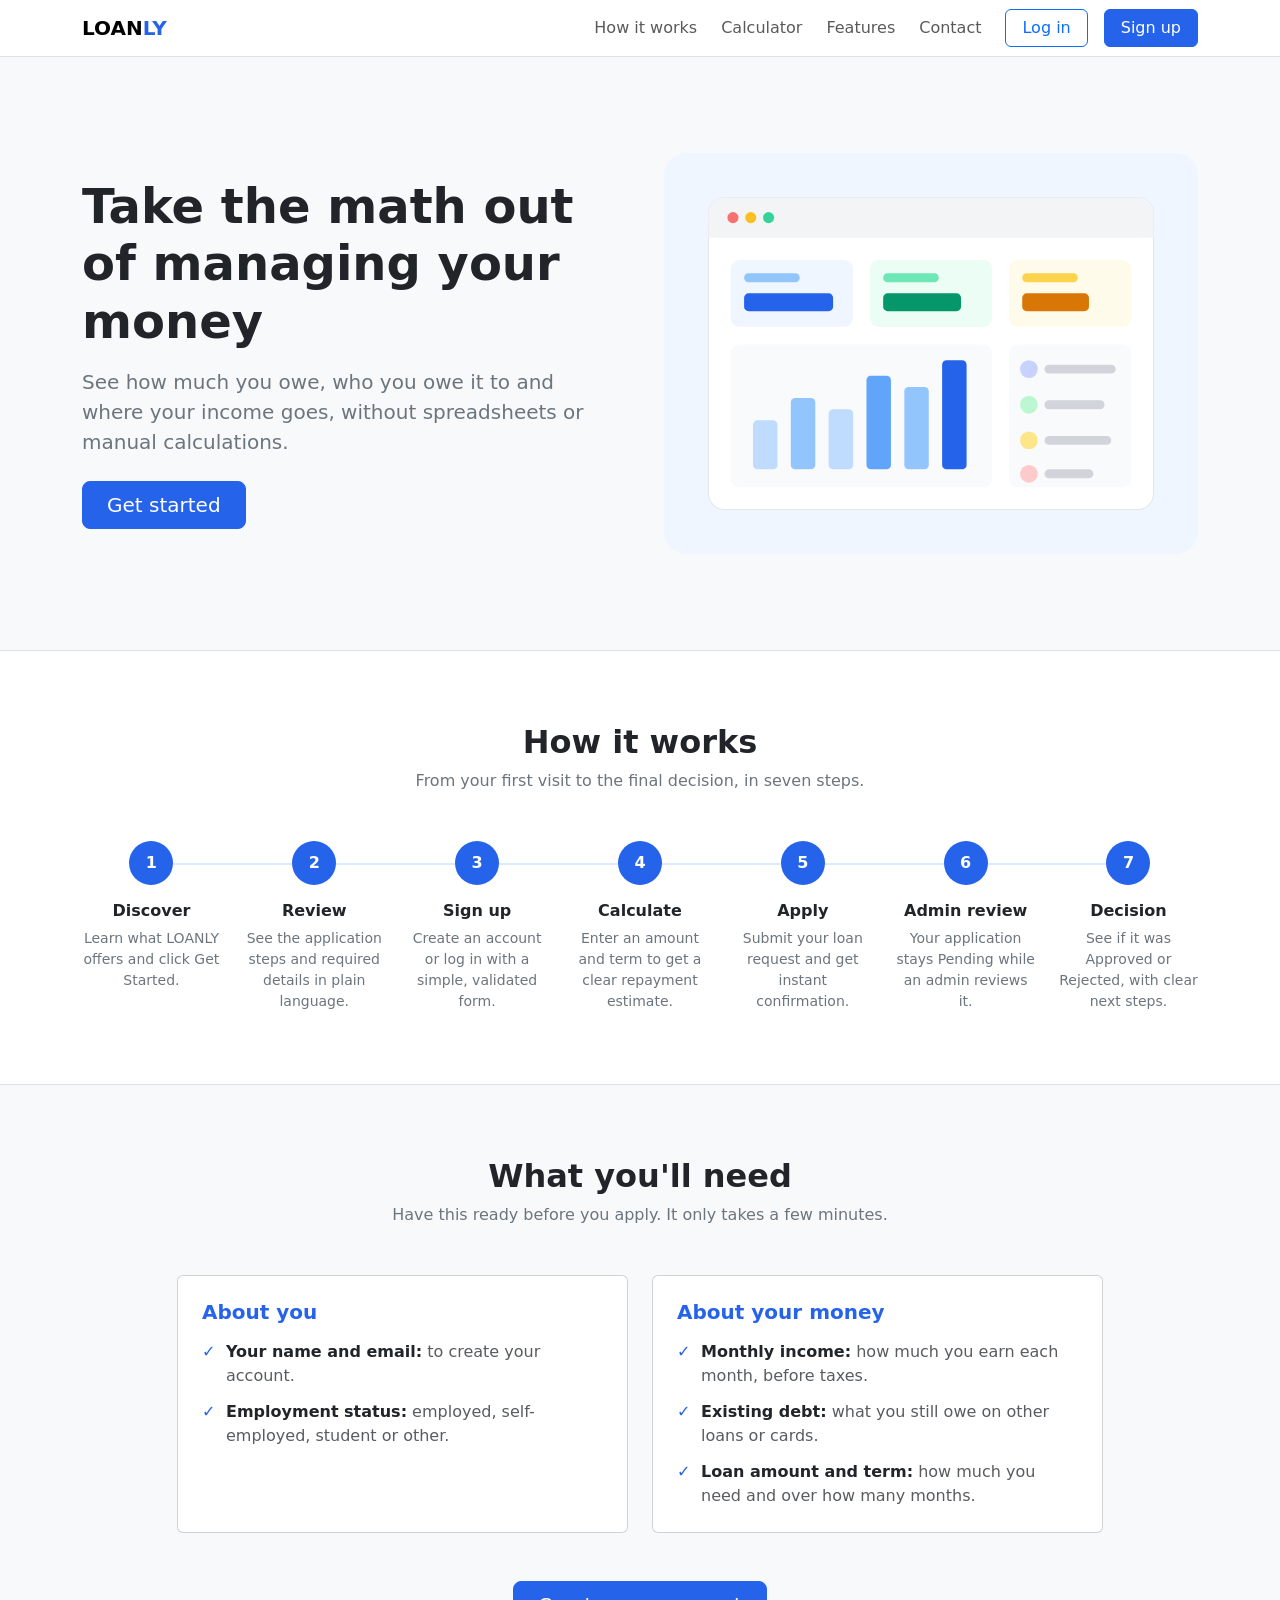
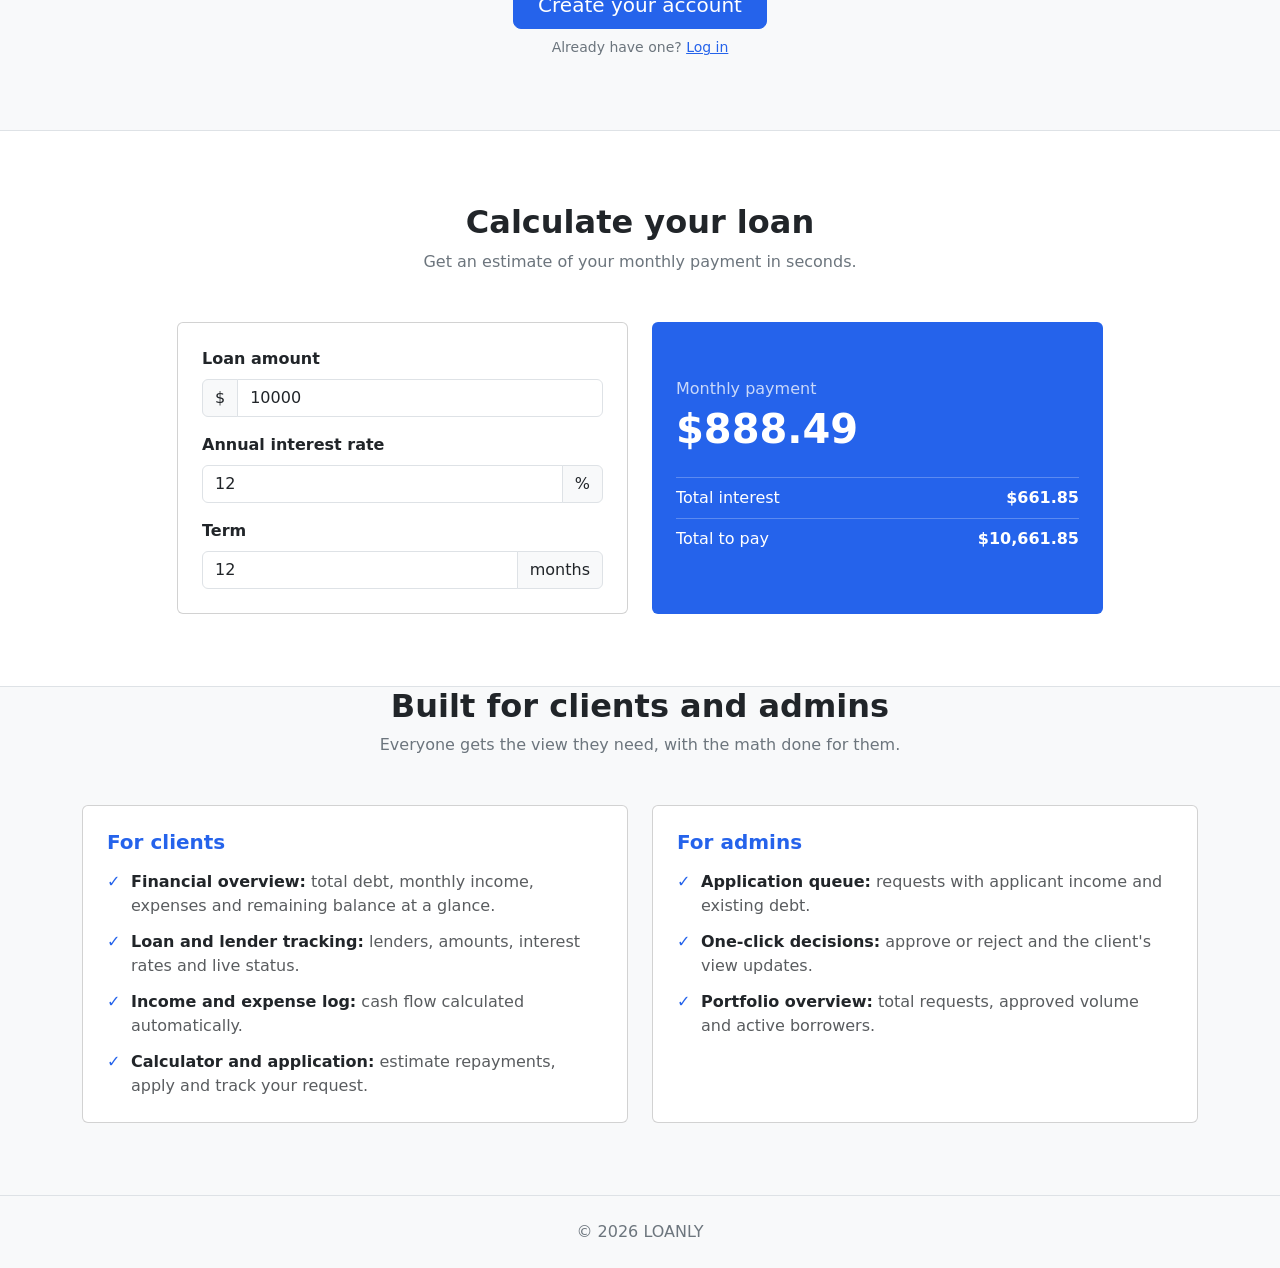
<file: frontend/index.html>
<!DOCTYPE html>
<html lang="en">
<head>
  <meta charset="UTF-8" />
  <meta name="viewport" content="width=device-width, initial-scale=1.0" />
  <title>LOANLY</title>
  <link
    rel="stylesheet"
    href="https://cdn.jsdelivr.net/npm/bootstrap@5.3.3/dist/css/bootstrap.min.css"
    integrity="sha384-QWTKZyjpPEjISv5WaRU9OFeRpok6YctnYmDr5pNlyT2bRjXh0JMhjY6hW+ALEwIH"
    crossorigin="anonymous"
  />
  <link rel="stylesheet" href="css/styles.css" />
</head>
<body class="bg-light">
  <header>
    <nav class="navbar navbar-expand-md bg-white border-bottom">
      <div class="container">
        <a class="navbar-brand fw-bold" href="#">LOAN<span>LY</span></a>
        <button
          class="navbar-toggler"
          type="button"
          data-bs-toggle="collapse"
          data-bs-target="#main-nav"
          aria-controls="main-nav"
          aria-expanded="false"
          aria-label="Toggle navigation"
        >
          <span class="navbar-toggler-icon"></span>
        </button>
        <div class="collapse navbar-collapse" id="main-nav">
          <ul class="navbar-nav ms-auto align-items-md-center gap-md-2">
            <li class="nav-item"><a class="nav-link" href="#journey">How it works</a></li>
            <li class="nav-item"><a class="nav-link" href="#calculator">Calculator</a></li>
            <li class="nav-item"><a class="nav-link" href="#features">Features</a></li>
            <li class="nav-item"><a class="nav-link" href="#contact">Contact</a></li>
            <li class="nav-item ms-md-2"><a class="btn btn-outline-primary px-3" href="login.html">Log in</a></li>
            <li class="nav-item ms-md-2 mt-2 mt-md-0"><a class="btn btn-primary px-3" href="register.html">Sign up</a></li>
          </ul>
        </div>
      </div>
    </nav>
  </header>

  <main>
    <section class="py-5">
      <div class="container py-md-5">
        <div class="row align-items-center g-5">
          <div class="col-lg-6 text-center text-lg-start">
            <h1 class="display-5 fw-bold mb-3">Take the math out of managing your money</h1>
            <p class="lead text-secondary mb-4">
              See how much you owe, who you owe it to and where your income goes, without spreadsheets or manual calculations.
            </p>
            <a href="#journey" class="btn btn-primary btn-lg px-4" id="cta">Get started</a>
          </div>
          <div class="col-lg-6">
            <img src="img/hero.svg" class="img-fluid" alt="LOANLY dashboard preview" />
          </div>
        </div>
      </div>
    </section>

    <section id="journey" class="py-5 bg-white border-top border-bottom">
      <div class="container py-md-4">
        <h2 class="text-center fw-bold mb-2">How it works</h2>
        <p class="text-center text-secondary mb-5">From your first visit to the final decision, in seven steps.</p>
        <ol class="steps list-unstyled row row-cols-1 row-cols-sm-2 row-cols-lg-4 g-4 text-center mb-0">
          <li class="col step">
            <span class="step-number">1</span>
            <h3 class="h6 fw-bold">Discover</h3>
            <p class="small text-secondary mb-0">Learn what LOANLY offers and click Get Started.</p>
          </li>
          <li class="col step">
            <span class="step-number">2</span>
            <h3 class="h6 fw-bold">Review</h3>
            <p class="small text-secondary mb-0">See the application steps and required details in plain language.</p>
          </li>
          <li class="col step">
            <span class="step-number">3</span>
            <h3 class="h6 fw-bold">Sign up</h3>
            <p class="small text-secondary mb-0">Create an account or log in with a simple, validated form.</p>
          </li>
          <li class="col step">
            <span class="step-number">4</span>
            <h3 class="h6 fw-bold">Calculate</h3>
            <p class="small text-secondary mb-0">Enter an amount and term to get a clear repayment estimate.</p>
          </li>
          <li class="col step">
            <span class="step-number">5</span>
            <h3 class="h6 fw-bold">Apply</h3>
            <p class="small text-secondary mb-0">Submit your loan request and get instant confirmation.</p>
          </li>
          <li class="col step">
            <span class="step-number">6</span>
            <h3 class="h6 fw-bold">Admin review</h3>
            <p class="small text-secondary mb-0">Your application stays Pending while an admin reviews it.</p>
          </li>
          <li class="col step">
            <span class="step-number">7</span>
            <h3 class="h6 fw-bold">Decision</h3>
            <p class="small text-secondary mb-0">See if it was Approved or Rejected, with clear next steps.</p>
          </li>
        </ol>
      </div>
    </section>

    <section id="requirements" class="py-5">
      <div class="container py-md-4">
        <h2 class="text-center fw-bold mb-2">What you'll need</h2>
        <p class="text-center text-secondary mb-5">Have this ready before you apply. It only takes a few minutes.</p>
        <div class="row g-4 justify-content-center">
          <div class="col-md-6 col-lg-5">
            <div class="card h-100">
              <div class="card-body p-4">
                <h3 class="h5 fw-bold text-primary mb-3">About you</h3>
                <ul class="check-list list-unstyled mb-0">
                  <li><strong>Your name and email:</strong> to create your account.</li>
                  <li><strong>Employment status:</strong> employed, self-employed, student or other.</li>
                </ul>
              </div>
            </div>
          </div>
          <div class="col-md-6 col-lg-5">
            <div class="card h-100">
              <div class="card-body p-4">
                <h3 class="h5 fw-bold text-primary mb-3">About your money</h3>
                <ul class="check-list list-unstyled mb-0">
                  <li><strong>Monthly income:</strong> how much you earn each month, before taxes.</li>
                  <li><strong>Existing debt:</strong> what you still owe on other loans or cards.</li>
                  <li><strong>Loan amount and term:</strong> how much you need and over how many months.</li>
                </ul>
              </div>
            </div>
          </div>
        </div>
        <div class="text-center mt-5">
          <a href="register.html" class="btn btn-primary btn-lg px-4">Create your account</a>
          <p class="small text-secondary mt-2 mb-0">Already have one? <a href="login.html">Log in</a></p>
        </div>
      </div>
    </section>

    <section id="calculator" class="py-5 bg-white border-top border-bottom">
      <div class="container py-md-4">
        <h2 class="text-center fw-bold mb-2">Calculate your loan</h2>
        <p class="text-center text-secondary mb-5">Get an estimate of your monthly payment in seconds.</p>
        <div class="row g-4 justify-content-center">
          <div class="col-md-6 col-lg-5">
            <form class="card card-body p-4 h-100" id="calc-form">
              <div class="mb-3">
                <label for="amount" class="form-label fw-semibold">Loan amount</label>
                <div class="input-group">
                  <span class="input-group-text">$</span>
                  <input type="number" class="form-control" id="amount" min="0" step="100" value="10000" required />
                </div>
              </div>
              <div class="mb-3">
                <label for="rate" class="form-label fw-semibold">Annual interest rate</label>
                <div class="input-group">
                  <input type="number" class="form-control" id="rate" min="0" step="0.1" value="12" required />
                  <span class="input-group-text">%</span>
                </div>
              </div>
              <div>
                <label for="months" class="form-label fw-semibold">Term</label>
                <div class="input-group">
                  <input type="number" class="form-control" id="months" min="1" step="1" value="12" required />
                  <span class="input-group-text">months</span>
                </div>
              </div>
            </form>
          </div>
          <div class="col-md-6 col-lg-5">
            <div class="card h-100 bg-primary text-white border-0 p-4 justify-content-center">
              <p class="mb-1 opacity-75">Monthly payment</p>
              <p class="display-6 fw-bold mb-4" id="monthly">$0.00</p>
              <div class="d-flex justify-content-between py-2 border-top border-white border-opacity-25">
                <span>Total interest</span><strong id="interest">$0.00</strong>
              </div>
              <div class="d-flex justify-content-between py-2 border-top border-white border-opacity-25">
                <span>Total to pay</span><strong id="total">$0.00</strong>
              </div>
            </div>
          </div>
        </div>
      </div>
    </section>

    <section id="features" class="pb-5">
      <div class="container pb-md-4">
        <h2 class="text-center fw-bold mb-2">Built for clients and admins</h2>
        <p class="text-center text-secondary mb-5">Everyone gets the view they need, with the math done for them.</p>
        <div class="row g-4">
          <div class="col-md-6">
            <div class="card h-100">
              <div class="card-body p-4">
                <h3 class="h5 fw-bold text-primary mb-3">For clients</h3>
                <ul class="check-list list-unstyled mb-0">
                  <li><strong>Financial overview:</strong> total debt, monthly income, expenses and remaining balance at a glance.</li>
                  <li><strong>Loan and lender tracking:</strong> lenders, amounts, interest rates and live status.</li>
                  <li><strong>Income and expense log:</strong> cash flow calculated automatically.</li>
                  <li><strong>Calculator and application:</strong> estimate repayments, apply and track your request.</li>
                </ul>
              </div>
            </div>
          </div>
          <div class="col-md-6">
            <div class="card h-100">
              <div class="card-body p-4">
                <h3 class="h5 fw-bold text-primary mb-3">For admins</h3>
                <ul class="check-list list-unstyled mb-0">
                  <li><strong>Application queue:</strong> requests with applicant income and existing debt.</li>
                  <li><strong>One-click decisions:</strong> approve or reject and the client's view updates.</li>
                  <li><strong>Portfolio overview:</strong> total requests, approved volume and active borrowers.</li>
                </ul>
              </div>
            </div>
          </div>
        </div>
      </div>
    </section>
  </main>

  <footer id="contact" class="border-top py-4 text-center text-secondary">
    <div class="container">
      <p class="mb-0">&copy; <span id="year"></span> LOANLY</p>
    </div>
  </footer>

  <script
    src="https://cdn.jsdelivr.net/npm/bootstrap@5.3.3/dist/js/bootstrap.bundle.min.js"
    integrity="sha384-YvpcrYf0tY3lHB60NNkmXc5s9fDVZLESaAA55NDzOxhy9GkcIdslK1eN7N6jIeHz"
    crossorigin="anonymous"
  ></script>
  <script src="js/main.js"></script>
</body>
</html>
</file>
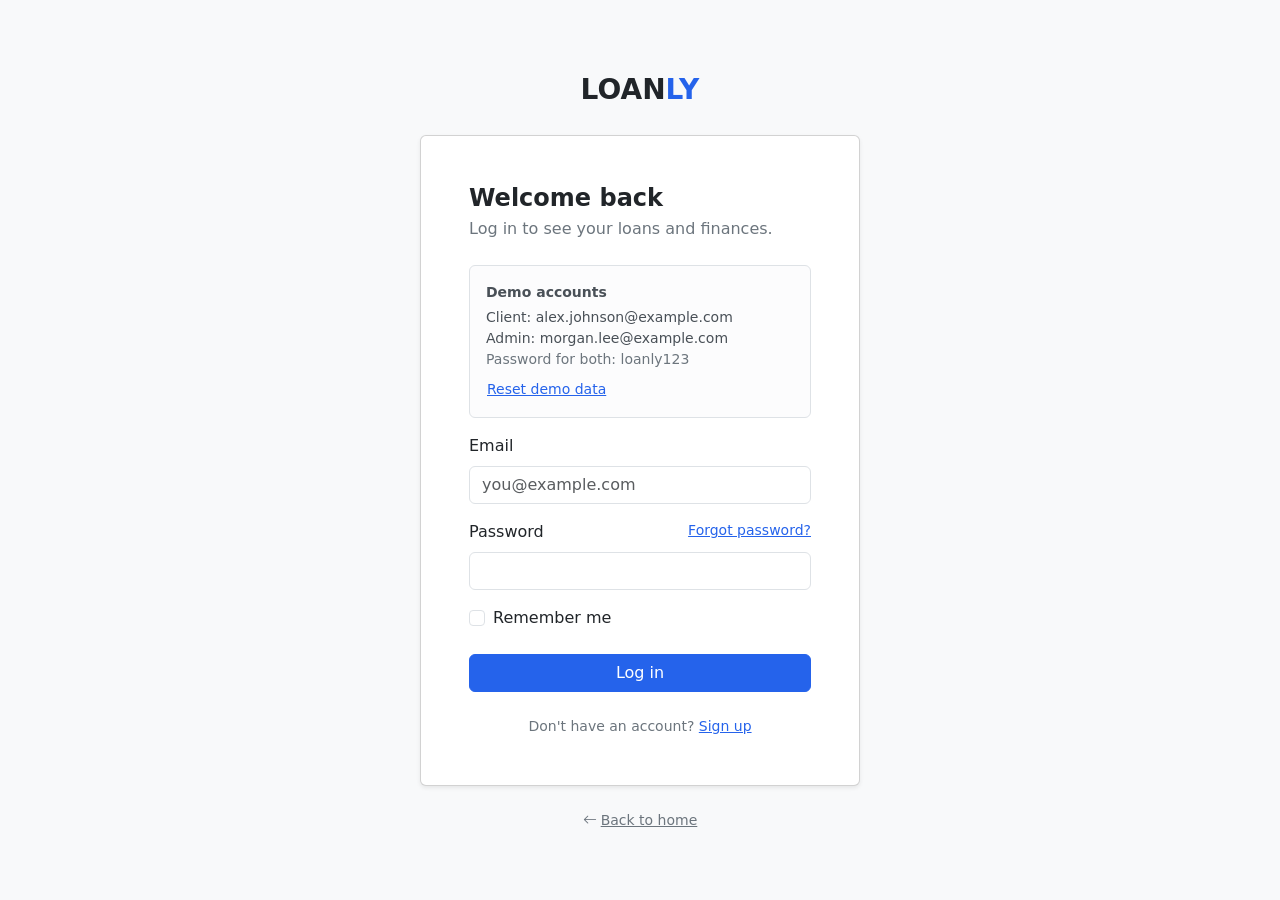
<file: frontend/admin-application.html>
<!DOCTYPE html>
<html lang="en">
<head>
  <meta charset="UTF-8" />
  <meta name="viewport" content="width=device-width, initial-scale=1.0" />
  <title>Review application | LOANLY</title>
  <link
    rel="stylesheet"
    href="https://cdn.jsdelivr.net/npm/bootstrap@5.3.3/dist/css/bootstrap.min.css"
    integrity="sha384-QWTKZyjpPEjISv5WaRU9OFeRpok6YctnYmDr5pNlyT2bRjXh0JMhjY6hW+ALEwIH"
    crossorigin="anonymous"
  />
  <link
    rel="stylesheet"
    href="https://cdn.jsdelivr.net/npm/bootstrap-icons@1.11.3/font/bootstrap-icons.min.css"
    integrity="sha384-XGjxtQfXaH2tnPFa9x+ruJTuLE3Aa6LhHSWRr1XeTyhezb4abCG4ccI5AkVDxqC+"
    crossorigin="anonymous"
  />
  <link rel="stylesheet" href="css/styles.css" />
  <link rel="stylesheet" href="css/app.css" />
</head>
<body class="app bg-light" data-page="admin-application">
  <nav class="navbar navbar-expand-lg bg-white border-bottom">
    <div class="container">
      <a class="navbar-brand fw-bold" href="admin.html">LOAN<span>LY</span> <span class="badge text-bg-dark fs-6 align-middle ms-1">Admin</span></a>
      <button
        class="navbar-toggler"
        type="button"
        data-bs-toggle="collapse"
        data-bs-target="#app-nav"
        aria-controls="app-nav"
        aria-expanded="false"
        aria-label="Toggle navigation"
      >
        <span class="navbar-toggler-icon"></span>
      </button>
      <div class="collapse navbar-collapse" id="app-nav">
        <ul class="navbar-nav me-auto">
          <li class="nav-item"><a class="nav-link" href="admin.html"><i class="bi bi-speedometer2 me-1"></i>Overview</a></li>
          <li class="nav-item"><a class="nav-link active" aria-current="page" href="admin.html#queue"><i class="bi bi-inbox me-1"></i>Applications</a></li>
          <li class="nav-item"><a class="nav-link" href="admin-borrowers.html"><i class="bi bi-people me-1"></i>Borrowers</a></li>
        </ul>
        <div class="dropdown">
          <button class="btn btn-light dropdown-toggle" type="button" data-bs-toggle="dropdown" aria-expanded="false">
            <i class="bi bi-person-circle me-1"></i><span id="nav-user-name">Morgan Lee</span>
          </button>
          <ul class="dropdown-menu dropdown-menu-end">
            <li><a class="dropdown-item" href="#">Profile</a></li>
            <li><hr class="dropdown-divider" /></li>
            <li><a class="dropdown-item js-logout" href="login.html">Log out</a></li>
          </ul>
        </div>
      </div>
    </div>
  </nav>

  <main class="container py-4 py-lg-5">
    <nav aria-label="breadcrumb">
      <ol class="breadcrumb">
        <li class="breadcrumb-item"><a href="admin.html">Overview</a></li>
        <li class="breadcrumb-item"><a href="admin.html#queue">Applications</a></li>
        <li class="breadcrumb-item active" aria-current="page" id="crumb-current">#LN-1042</li>
      </ol>
    </nav>

    <div class="d-flex flex-wrap justify-content-between align-items-center gap-3 mb-4">
      <div>
        <h1 class="h3 fw-bold mb-1" id="app-title">Application #LN-1042</h1>
        <p class="text-secondary mb-0" id="app-subtitle">Submitted by Alex Johnson on Nov 26, 2026</p>
      </div>
      <span class="badge status-badge text-bg-warning" id="app-status">Pending</span>
    </div>

    <div class="alert alert-success d-none" role="alert" id="decision-alert">
      <div class="d-flex align-items-center gap-2">
        <i class="bi bi-check-circle-fill"></i>
        <div><strong>Decision saved.</strong> The client's application status is updated.</div>
      </div>
    </div>

    <div class="row g-4">
      <div class="col-lg-8">
        <div class="card mb-4">
          <div class="card-header bg-white py-3"><h2 class="h6 fw-bold mb-0">Loan request</h2></div>
          <div class="card-body row g-3">
            <div class="col-sm-6 col-md-3"><p class="small text-secondary mb-1">Amount</p><p class="fw-bold mb-0" id="req-amount">$5,000.00</p></div>
            <div class="col-sm-6 col-md-3"><p class="small text-secondary mb-1">Term</p><p class="fw-bold mb-0" id="req-term">12 months</p></div>
            <div class="col-sm-6 col-md-3"><p class="small text-secondary mb-1">Monthly payment</p><p class="fw-bold mb-0" id="req-payment">$444.24</p></div>
            <div class="col-sm-6 col-md-3"><p class="small text-secondary mb-1">Purpose</p><p class="fw-bold mb-0" id="req-purpose">Debt consolidation</p></div>
          </div>
        </div>

        <div class="card mb-4">
          <div class="card-header bg-white py-3"><h2 class="h6 fw-bold mb-0">Applicant</h2></div>
          <ul class="list-group list-group-flush">
            <li class="list-group-item d-flex justify-content-between"><span class="text-secondary">Name</span><strong id="person-name">Alex Johnson</strong></li>
            <li class="list-group-item d-flex justify-content-between"><span class="text-secondary">Email</span><strong id="person-email">alex.johnson@example.com</strong></li>
            <li class="list-group-item d-flex justify-content-between"><span class="text-secondary">Employment</span><strong id="person-employment">Employed full time</strong></li>
            <li class="list-group-item d-flex justify-content-between"><span class="text-secondary">Customer since</span><strong id="person-since">March 2025</strong></li>
          </ul>
        </div>

        <div class="card">
          <div class="card-header bg-white py-3"><h2 class="h6 fw-bold mb-0">Financial summary</h2></div>
          <div class="card-body row g-3">
            <div class="col-sm-4"><p class="small text-secondary mb-1">Monthly income</p><p class="h5 fw-bold text-success mb-0" id="fin-income">$4,800</p></div>
            <div class="col-sm-4"><p class="small text-secondary mb-1">Monthly expenses</p><p class="h5 fw-bold mb-0" id="fin-expenses">$3,170</p></div>
            <div class="col-sm-4"><p class="small text-secondary mb-1">Existing debt</p><p class="h5 fw-bold text-danger mb-0" id="fin-debt">$10,150</p></div>
          </div>
          <div class="table-responsive">
            <table class="table text-nowrap align-middle">
              <thead><tr><th>Current lender</th><th>Balance</th><th>Rate</th><th>Status</th></tr></thead>
              <tbody id="lender-rows">
                <tr><td class="fw-semibold">Northwind Bank</td><td>$7,840</td><td>8.5%</td><td><span class="badge status-badge text-bg-primary">Active</span></td></tr>
                <tr><td class="fw-semibold">Contoso Credit Union</td><td>$2,310</td><td>11.0%</td><td><span class="badge status-badge text-bg-primary">Active</span></td></tr>
              </tbody>
            </table>
          </div>
        </div>
      </div>

      <div class="col-lg-4">
        <div class="card sticky-lg-top" style="top: 1.5rem">
          <div class="card-header bg-white py-3"><h2 class="h6 fw-bold mb-0">Decision</h2></div>
          <div class="card-body">
            <form id="decision-form" action="#" method="post">
              <div class="mb-3">
                <label for="note" class="form-label">Note for the client</label>
                <textarea class="form-control" id="note" name="note" rows="4" placeholder="Explain the decision and next steps"></textarea>
              </div>
              <div class="d-grid gap-2">
                <button type="submit" name="decision" value="approved" class="btn btn-success"><i class="bi bi-check-lg me-1"></i>Approve</button>
                <button type="submit" name="decision" value="rejected" class="btn btn-outline-danger"><i class="bi bi-x-lg me-1"></i>Reject</button>
              </div>
            </form>
            <hr />
            <p class="small text-secondary mb-0"><i class="bi bi-info-circle me-1"></i>Debt-to-income: <strong id="dti">2.1x monthly income</strong></p>
          </div>
        </div>
      </div>
    </div>
  </main>

  <script
    src="https://cdn.jsdelivr.net/npm/bootstrap@5.3.3/dist/js/bootstrap.bundle.min.js"
    integrity="sha384-YvpcrYf0tY3lHB60NNkmXc5s9fDVZLESaAA55NDzOxhy9GkcIdslK1eN7N6jIeHz"
    crossorigin="anonymous"
  ></script>
  <script src="js/store.js"></script>
  <script src="js/pages.js"></script>
</body>
</html>
</file>
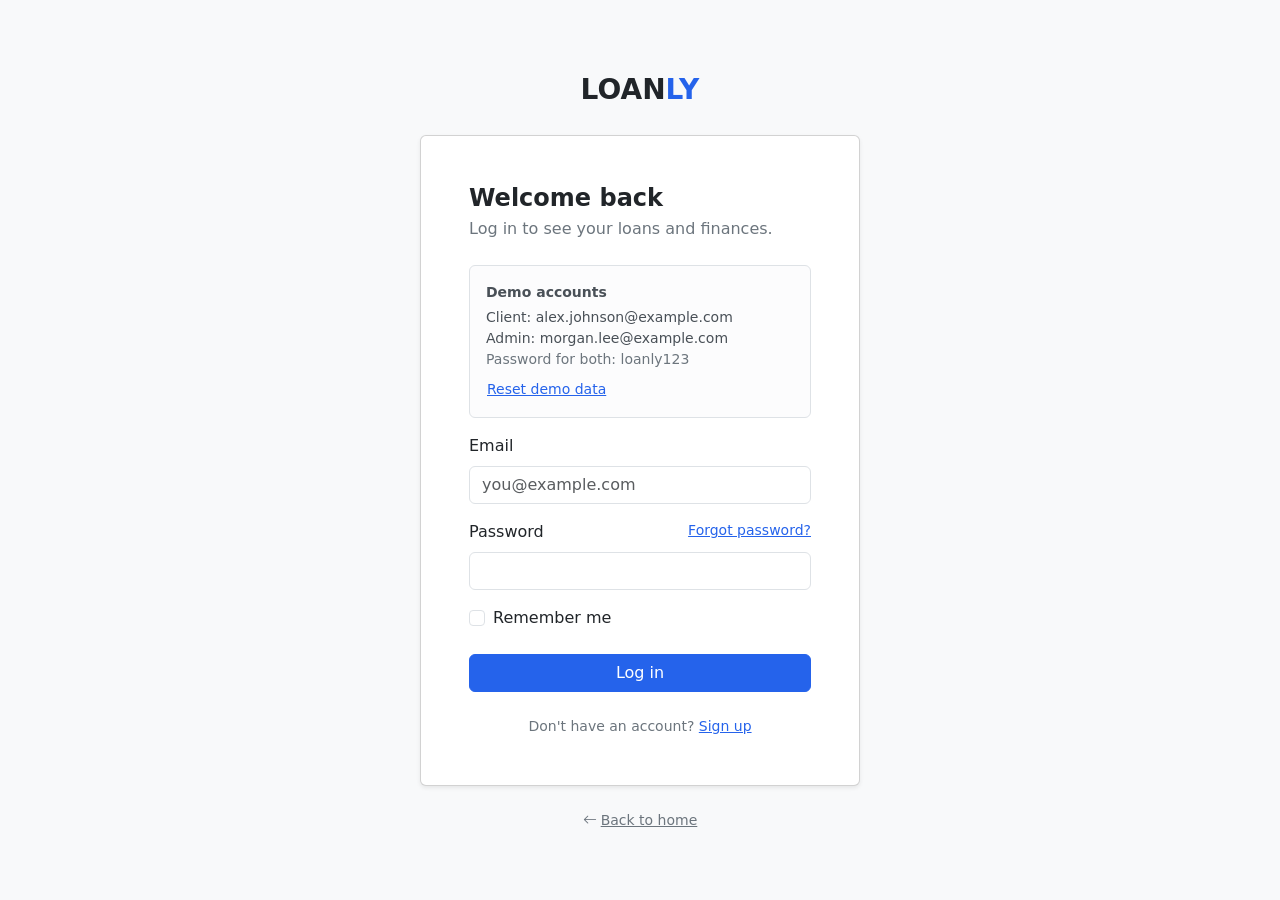
<file: frontend/admin-borrowers.html>
<!DOCTYPE html>
<html lang="en">
<head>
  <meta charset="UTF-8" />
  <meta name="viewport" content="width=device-width, initial-scale=1.0" />
  <title>Borrowers | LOANLY</title>
  <link
    rel="stylesheet"
    href="https://cdn.jsdelivr.net/npm/bootstrap@5.3.3/dist/css/bootstrap.min.css"
    integrity="sha384-QWTKZyjpPEjISv5WaRU9OFeRpok6YctnYmDr5pNlyT2bRjXh0JMhjY6hW+ALEwIH"
    crossorigin="anonymous"
  />
  <link
    rel="stylesheet"
    href="https://cdn.jsdelivr.net/npm/bootstrap-icons@1.11.3/font/bootstrap-icons.min.css"
    integrity="sha384-XGjxtQfXaH2tnPFa9x+ruJTuLE3Aa6LhHSWRr1XeTyhezb4abCG4ccI5AkVDxqC+"
    crossorigin="anonymous"
  />
  <link rel="stylesheet" href="css/styles.css" />
  <link rel="stylesheet" href="css/app.css" />
</head>
<body class="app bg-light" data-page="admin-borrowers">
  <nav class="navbar navbar-expand-lg bg-white border-bottom">
    <div class="container">
      <a class="navbar-brand fw-bold" href="admin.html">LOAN<span>LY</span> <span class="badge text-bg-dark fs-6 align-middle ms-1">Admin</span></a>
      <button
        class="navbar-toggler"
        type="button"
        data-bs-toggle="collapse"
        data-bs-target="#app-nav"
        aria-controls="app-nav"
        aria-expanded="false"
        aria-label="Toggle navigation"
      >
        <span class="navbar-toggler-icon"></span>
      </button>
      <div class="collapse navbar-collapse" id="app-nav">
        <ul class="navbar-nav me-auto">
          <li class="nav-item"><a class="nav-link" href="admin.html"><i class="bi bi-speedometer2 me-1"></i>Overview</a></li>
          <li class="nav-item"><a class="nav-link" href="admin.html#queue"><i class="bi bi-inbox me-1"></i>Applications</a></li>
          <li class="nav-item"><a class="nav-link active" aria-current="page" href="admin-borrowers.html"><i class="bi bi-people me-1"></i>Borrowers</a></li>
        </ul>
        <div class="dropdown">
          <button class="btn btn-light dropdown-toggle" type="button" data-bs-toggle="dropdown" aria-expanded="false">
            <i class="bi bi-person-circle me-1"></i><span id="nav-user-name">Morgan Lee</span>
          </button>
          <ul class="dropdown-menu dropdown-menu-end">
            <li><a class="dropdown-item" href="#">Profile</a></li>
            <li><hr class="dropdown-divider" /></li>
            <li><a class="dropdown-item js-logout" href="login.html">Log out</a></li>
          </ul>
        </div>
      </div>
    </div>
  </nav>

  <main class="container py-4 py-lg-5">
    <div class="d-flex flex-wrap justify-content-between align-items-center gap-3 mb-4">
      <div>
        <h1 class="h3 fw-bold mb-1">Borrowers</h1>
        <p class="text-secondary mb-0">Active borrower records and their current debt.</p>
      </div>
      <span class="badge text-bg-light border fs-6" id="borrower-count">74 active borrowers</span>
    </div>

    <div class="card">
      <div class="card-header bg-white d-flex flex-wrap justify-content-between align-items-center gap-2 py-3">
        <h2 class="h6 fw-bold mb-0">All borrowers</h2>
        <form class="d-flex gap-2" id="borrower-form" role="search" action="#">
          <input class="form-control form-control-sm" id="borrower-search" type="search" name="q" placeholder="Search by name or email" aria-label="Search borrowers" />
          <select class="form-select form-select-sm" id="borrower-status" name="status" aria-label="Filter by status">
            <option value="All">All</option>
            <option value="Up to date">Up to date</option>
            <option value="Payment late">Payment late</option>
            <option value="Pending application">Pending application</option>
          </select>
        </form>
      </div>
      <div class="table-responsive">
        <table class="table text-nowrap table-hover align-middle">
          <thead>
            <tr><th>Borrower</th><th>Loans</th><th>Total debt</th><th>Monthly income</th><th>Customer since</th><th>Status</th><th class="text-end">Profile</th></tr>
          </thead>
          <tbody id="borrower-rows">
          <tr>
            <td>
              <span class="fw-semibold d-block">Alex Johnson</span>
              <span class="small text-secondary">alex.johnson@example.com</span>
            </td>
            <td>2</td>
            <td>$10,150</td>
            <td>$4,800</td>
            <td class="text-secondary">Mar 2025</td>
            <td><span class="badge text-bg-warning">Pending application</span></td>
            <td class="text-end"><a href="#" class="btn btn-sm btn-outline-secondary">View profile</a></td>
          </tr>
          <tr>
            <td>
              <span class="fw-semibold d-block">Taylor Kim</span>
              <span class="small text-secondary">taylor.kim@example.com</span>
            </td>
            <td>1</td>
            <td>$8,000</td>
            <td>$5,500</td>
            <td class="text-secondary">Nov 2026</td>
            <td><span class="badge text-bg-success">Up to date</span></td>
            <td class="text-end"><a href="#" class="btn btn-sm btn-outline-secondary">View profile</a></td>
          </tr>
          <tr>
            <td>
              <span class="fw-semibold d-block">Riley Diaz</span>
              <span class="small text-secondary">riley.diaz@example.com</span>
            </td>
            <td>1</td>
            <td>$6,000</td>
            <td>$4,100</td>
            <td class="text-secondary">Nov 2026</td>
            <td><span class="badge text-bg-success">Up to date</span></td>
            <td class="text-end"><a href="#" class="btn btn-sm btn-outline-secondary">View profile</a></td>
          </tr>
          <tr>
            <td>
              <span class="fw-semibold d-block">Jamie Chen</span>
              <span class="small text-secondary">jamie.chen@example.com</span>
            </td>
            <td>2</td>
            <td>$14,300</td>
            <td>$6,800</td>
            <td class="text-secondary">Jan 2025</td>
            <td><span class="badge text-bg-success">Up to date</span></td>
            <td class="text-end"><a href="#" class="btn btn-sm btn-outline-secondary">View profile</a></td>
          </tr>
          <tr>
            <td>
              <span class="fw-semibold d-block">Chris Patel</span>
              <span class="small text-secondary">chris.patel@example.com</span>
            </td>
            <td>1</td>
            <td>$3,200</td>
            <td>$2,900</td>
            <td class="text-secondary">Jun 2025</td>
            <td><span class="badge text-bg-danger">Payment late</span></td>
            <td class="text-end"><a href="#" class="btn btn-sm btn-outline-secondary">View profile</a></td>
          </tr>
          <tr>
            <td>
              <span class="fw-semibold d-block">Sam Rivera</span>
              <span class="small text-secondary">sam.rivera@example.com</span>
            </td>
            <td>3</td>
            <td>$8,900</td>
            <td>$2,100</td>
            <td class="text-secondary">Aug 2024</td>
            <td><span class="badge text-bg-warning">Pending application</span></td>
            <td class="text-end"><a href="#" class="btn btn-sm btn-outline-secondary">View profile</a></td>
          </tr>
          </tbody>
        </table>
      </div>
      <div class="card-footer bg-white py-3">
        <span class="small text-secondary" id="borrower-shown">Showing 6 of 74</span>
      </div>
    </div>
  </main>

  <script
    src="https://cdn.jsdelivr.net/npm/bootstrap@5.3.3/dist/js/bootstrap.bundle.min.js"
    integrity="sha384-YvpcrYf0tY3lHB60NNkmXc5s9fDVZLESaAA55NDzOxhy9GkcIdslK1eN7N6jIeHz"
    crossorigin="anonymous"
  ></script>
  <script src="js/store.js"></script>
  <script src="js/pages.js"></script>
</body>
</html>
</file>
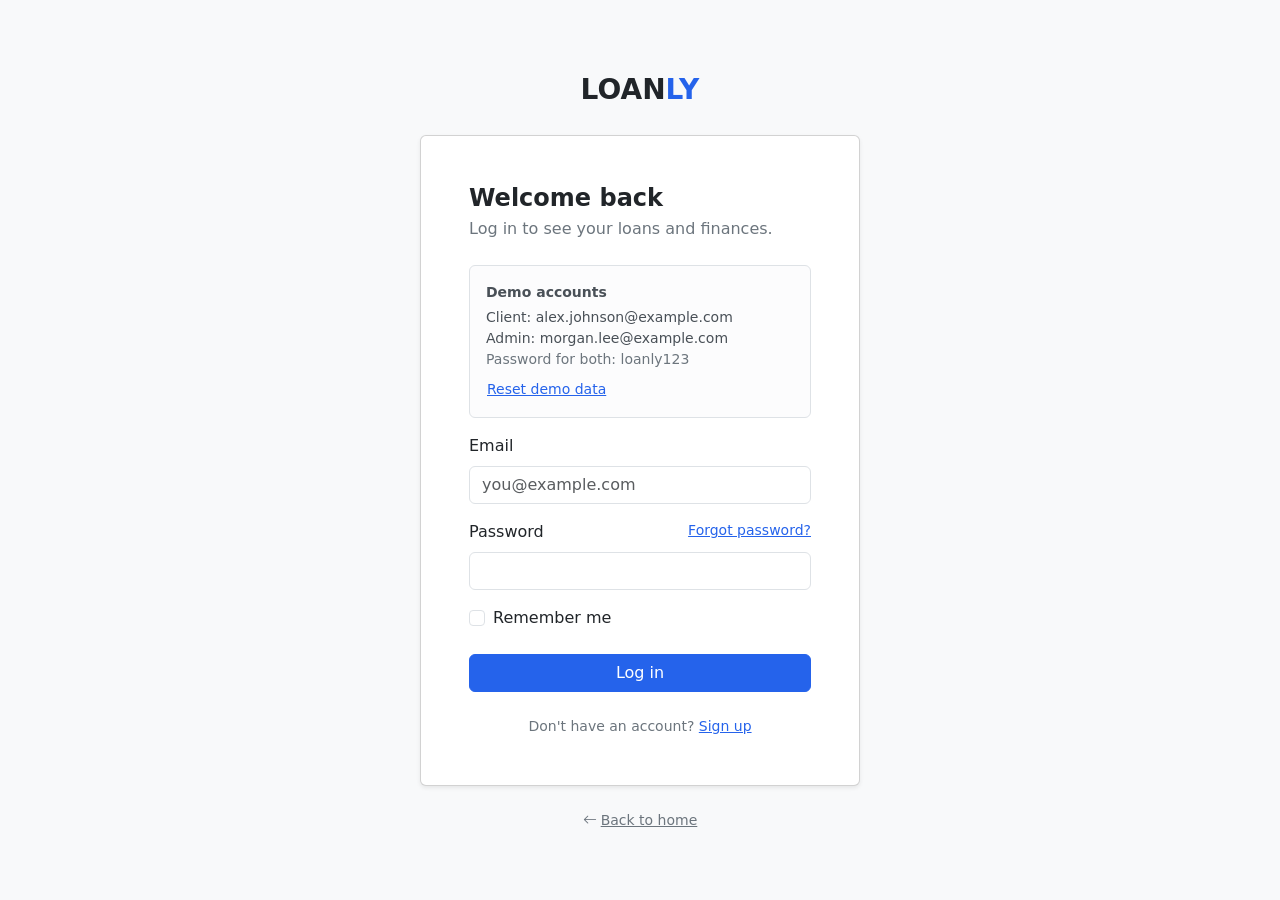
<file: frontend/admin.html>
<!DOCTYPE html>
<html lang="en">
<head>
  <meta charset="UTF-8" />
  <meta name="viewport" content="width=device-width, initial-scale=1.0" />
  <title>Admin overview | LOANLY</title>
  <link
    rel="stylesheet"
    href="https://cdn.jsdelivr.net/npm/bootstrap@5.3.3/dist/css/bootstrap.min.css"
    integrity="sha384-QWTKZyjpPEjISv5WaRU9OFeRpok6YctnYmDr5pNlyT2bRjXh0JMhjY6hW+ALEwIH"
    crossorigin="anonymous"
  />
  <link
    rel="stylesheet"
    href="https://cdn.jsdelivr.net/npm/bootstrap-icons@1.11.3/font/bootstrap-icons.min.css"
    integrity="sha384-XGjxtQfXaH2tnPFa9x+ruJTuLE3Aa6LhHSWRr1XeTyhezb4abCG4ccI5AkVDxqC+"
    crossorigin="anonymous"
  />
  <link rel="stylesheet" href="css/styles.css" />
  <link rel="stylesheet" href="css/app.css" />
</head>
<body class="app bg-light" data-page="admin">
  <nav class="navbar navbar-expand-lg bg-white border-bottom">
    <div class="container">
      <a class="navbar-brand fw-bold" href="admin.html">LOAN<span>LY</span> <span class="badge text-bg-dark fs-6 align-middle ms-1">Admin</span></a>
      <button
        class="navbar-toggler"
        type="button"
        data-bs-toggle="collapse"
        data-bs-target="#app-nav"
        aria-controls="app-nav"
        aria-expanded="false"
        aria-label="Toggle navigation"
      >
        <span class="navbar-toggler-icon"></span>
      </button>
      <div class="collapse navbar-collapse" id="app-nav">
        <ul class="navbar-nav me-auto">
          <li class="nav-item"><a class="nav-link active" aria-current="page" href="admin.html"><i class="bi bi-speedometer2 me-1"></i>Overview</a></li>
          <li class="nav-item"><a class="nav-link" href="admin.html#queue"><i class="bi bi-inbox me-1"></i>Applications</a></li>
          <li class="nav-item"><a class="nav-link" href="admin-borrowers.html"><i class="bi bi-people me-1"></i>Borrowers</a></li>
        </ul>
        <div class="dropdown">
          <button class="btn btn-light dropdown-toggle" type="button" data-bs-toggle="dropdown" aria-expanded="false">
            <i class="bi bi-person-circle me-1"></i><span id="nav-user-name">Morgan Lee</span>
          </button>
          <ul class="dropdown-menu dropdown-menu-end">
            <li><a class="dropdown-item" href="#">Profile</a></li>
            <li><hr class="dropdown-divider" /></li>
            <li><a class="dropdown-item js-logout" href="login.html">Log out</a></li>
          </ul>
        </div>
      </div>
    </div>
  </nav>

  <main class="container py-4 py-lg-5">
    <div class="d-flex flex-wrap justify-content-between align-items-center gap-3 mb-4">
      <div>
        <h1 class="h3 fw-bold mb-1">Portfolio overview</h1>
        <p class="text-secondary mb-0" id="page-greeting">Welcome back, Morgan. Monitor lending activity and review new requests.</p>
      </div>
    </div>

    <div class="row g-3 mb-4">
      <div class="col-sm-6 col-xl-3">
        <div class="card stat-card h-100">
          <div class="card-body d-flex align-items-start gap-3">
            <span class="stat-icon text-bg-primary"><i class="bi bi-inbox"></i></span>
            <div>
              <p class="small text-secondary mb-1">Total requests</p>
              <p class="h4 fw-bold mb-0" id="stat-requests">128</p>
            <p class="small text-secondary mb-0" id="stat-requests-note">+14 this month</p>
            </div>
          </div>
        </div>
      </div>
      <div class="col-sm-6 col-xl-3">
        <div class="card stat-card h-100">
          <div class="card-body d-flex align-items-start gap-3">
            <span class="stat-icon text-bg-warning"><i class="bi bi-hourglass-split"></i></span>
            <div>
              <p class="small text-secondary mb-1">Pending review</p>
              <p class="h4 fw-bold mb-0" id="stat-pending">3</p>
            <p class="small text-secondary mb-0" id="stat-pending-note">Oldest: 2 days</p>
            </div>
          </div>
        </div>
      </div>
      <div class="col-sm-6 col-xl-3">
        <div class="card stat-card h-100">
          <div class="card-body d-flex align-items-start gap-3">
            <span class="stat-icon text-bg-success"><i class="bi bi-cash-stack"></i></span>
            <div>
              <p class="small text-secondary mb-1">Approved volume</p>
              <p class="h4 fw-bold mb-0" id="stat-volume">$412,500</p>
            <p class="small text-secondary mb-0" id="stat-volume-note">86 approved loans</p>
            </div>
          </div>
        </div>
      </div>
      <div class="col-sm-6 col-xl-3">
        <div class="card stat-card h-100">
          <div class="card-body d-flex align-items-start gap-3">
            <span class="stat-icon text-bg-secondary"><i class="bi bi-people"></i></span>
            <div>
              <p class="small text-secondary mb-1"><a href="admin-borrowers.html" class="link-secondary">Active borrowers</a></p>
              <p class="h4 fw-bold mb-0" id="stat-borrowers">74</p>
            <p class="small text-secondary mb-0" id="stat-borrowers-note">12 new this month</p>
            </div>
          </div>
        </div>
      </div>
    </div>

    <div class="card" id="queue">
      <div class="card-header bg-white d-flex flex-wrap justify-content-between align-items-center gap-2 py-3">
        <h2 class="h6 fw-bold mb-0">Application queue</h2>
        <form class="d-flex gap-2" id="queue-form" role="search" action="#">
          <input class="form-control form-control-sm" id="queue-search" type="search" name="q" placeholder="Search applicant" aria-label="Search applicant" />
          <select class="form-select form-select-sm" id="queue-status" name="status" aria-label="Filter by status">
            <option value="All">All statuses</option>
            <option value="Pending">Pending</option>
            <option value="Approved">Approved</option>
            <option value="Rejected">Rejected</option>
          </select>
        </form>
      </div>
      <div class="table-responsive">
        <table class="table text-nowrap table-hover align-middle">
          <thead>
            <tr><th>ID</th><th>Applicant</th><th>Request</th><th>Monthly income</th><th>Existing debt</th><th>Submitted</th><th>Status</th><th class="text-end">Actions</th></tr>
          </thead>
          <tbody id="queue-rows">
            <tr>
              <td class="text-secondary">#LN-1042</td>
              <td class="fw-semibold">Alex Johnson</td>
              <td>$5,000 <span class="text-secondary small">/ 12 mo</span></td>
              <td>$4,800</td>
              <td>$10,150</td>
              <td class="text-secondary">Nov 26</td>
              <td><span class="badge status-badge text-bg-warning">Pending</span></td>
              <td>
                <div class="d-flex gap-1 justify-content-end">
                  <a href="admin-application.html" class="btn btn-sm btn-outline-secondary">View</a>
                  <button type="button" class="btn btn-sm btn-success" aria-label="Approve LN-1042"><i class="bi bi-check-lg"></i></button>
                  <button type="button" class="btn btn-sm btn-danger" aria-label="Reject LN-1042"><i class="bi bi-x-lg"></i></button>
                </div>
              </td>
            </tr>
            <tr>
              <td class="text-secondary">#LN-1041</td>
              <td class="fw-semibold">Jordan Park</td>
              <td>$15,000 <span class="text-secondary small">/ 36 mo</span></td>
              <td>$6,200</td>
              <td>$4,300</td>
              <td class="text-secondary">Nov 25</td>
              <td><span class="badge status-badge text-bg-warning">Pending</span></td>
              <td>
                <div class="d-flex gap-1 justify-content-end">
                  <a href="admin-application.html" class="btn btn-sm btn-outline-secondary">View</a>
                  <button type="button" class="btn btn-sm btn-success" aria-label="Approve LN-1041"><i class="bi bi-check-lg"></i></button>
                  <button type="button" class="btn btn-sm btn-danger" aria-label="Reject LN-1041"><i class="bi bi-x-lg"></i></button>
                </div>
              </td>
            </tr>
            <tr>
              <td class="text-secondary">#LN-1040</td>
              <td class="fw-semibold">Sam Rivera</td>
              <td>$2,500 <span class="text-secondary small">/ 6 mo</span></td>
              <td>$2,100</td>
              <td>$8,900</td>
              <td class="text-secondary">Nov 25</td>
              <td><span class="badge status-badge text-bg-warning">Pending</span></td>
              <td>
                <div class="d-flex gap-1 justify-content-end">
                  <a href="admin-application.html" class="btn btn-sm btn-outline-secondary">View</a>
                  <button type="button" class="btn btn-sm btn-success" aria-label="Approve LN-1040"><i class="bi bi-check-lg"></i></button>
                  <button type="button" class="btn btn-sm btn-danger" aria-label="Reject LN-1040"><i class="bi bi-x-lg"></i></button>
                </div>
              </td>
            </tr>
            <tr>
              <td class="text-secondary">#LN-1039</td>
              <td class="fw-semibold">Taylor Kim</td>
              <td>$8,000 <span class="text-secondary small">/ 24 mo</span></td>
              <td>$5,500</td>
              <td>$1,200</td>
              <td class="text-secondary">Nov 24</td>
              <td><span class="badge status-badge text-bg-success">Approved</span></td>
              <td>
                <div class="text-end"><a href="admin-application.html" class="btn btn-sm btn-outline-secondary">View</a></div>
              </td>
            </tr>
            <tr>
              <td class="text-secondary">#LN-1038</td>
              <td class="fw-semibold">Casey Brooks</td>
              <td>$20,000 <span class="text-secondary small">/ 48 mo</span></td>
              <td>$3,000</td>
              <td>$22,000</td>
              <td class="text-secondary">Nov 23</td>
              <td><span class="badge status-badge text-bg-danger">Rejected</span></td>
              <td>
                <div class="text-end"><a href="admin-application.html" class="btn btn-sm btn-outline-secondary">View</a></div>
              </td>
            </tr>
            <tr>
              <td class="text-secondary">#LN-1037</td>
              <td class="fw-semibold">Riley Diaz</td>
              <td>$6,000 <span class="text-secondary small">/ 24 mo</span></td>
              <td>$4,100</td>
              <td>$2,750</td>
              <td class="text-secondary">Nov 22</td>
              <td><span class="badge status-badge text-bg-success">Approved</span></td>
              <td>
                <div class="text-end"><a href="admin-application.html" class="btn btn-sm btn-outline-secondary">View</a></div>
              </td>
            </tr>
          </tbody>
        </table>
      </div>
    </div>
  </main>

  <script
    src="https://cdn.jsdelivr.net/npm/bootstrap@5.3.3/dist/js/bootstrap.bundle.min.js"
    integrity="sha384-YvpcrYf0tY3lHB60NNkmXc5s9fDVZLESaAA55NDzOxhy9GkcIdslK1eN7N6jIeHz"
    crossorigin="anonymous"
  ></script>
  <script src="js/store.js"></script>
  <script src="js/pages.js"></script>
</body>
</html>
</file>
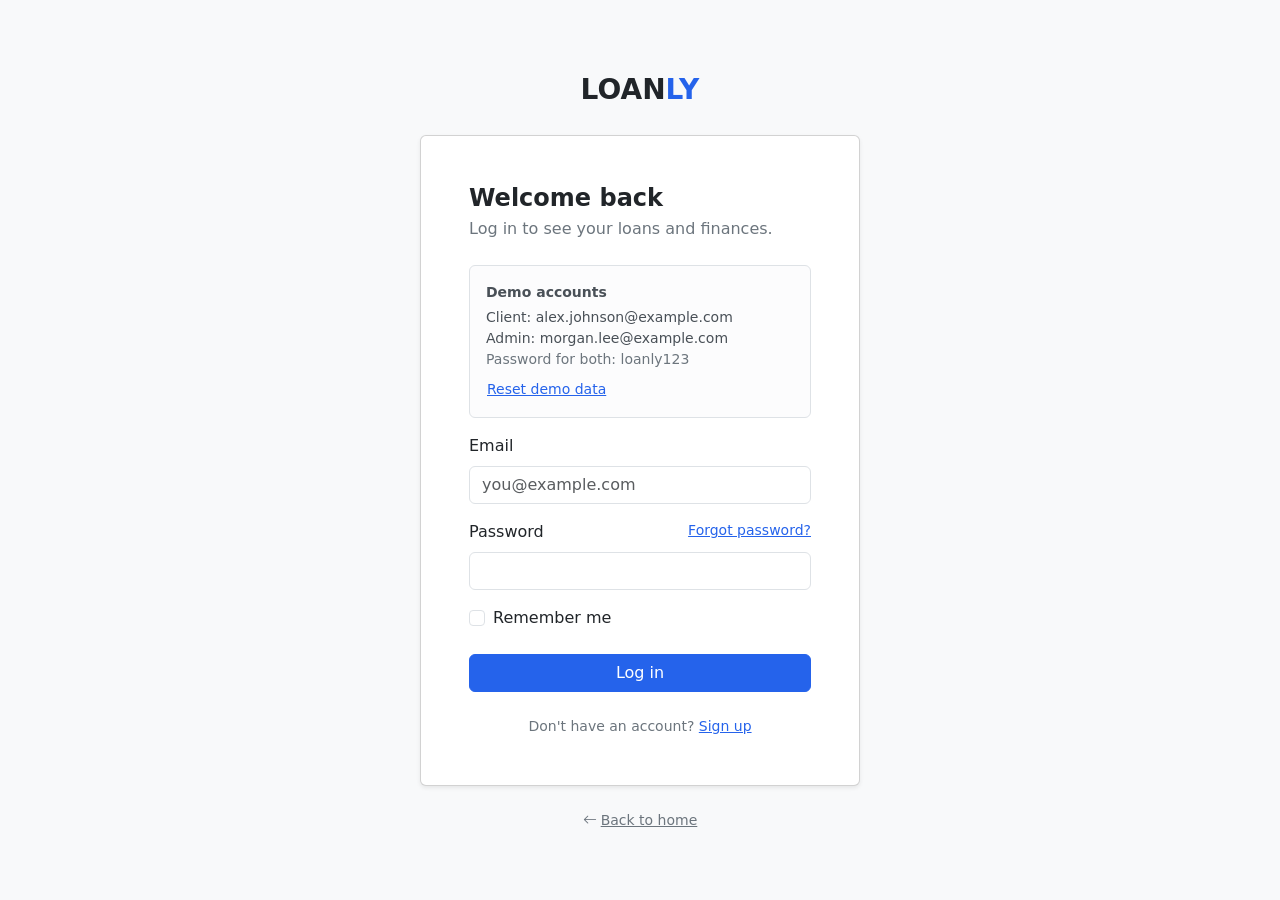
<file: frontend/application.html>
<!DOCTYPE html>
<html lang="en">
<head>
  <meta charset="UTF-8" />
  <meta name="viewport" content="width=device-width, initial-scale=1.0" />
  <title>Application status | LOANLY</title>
  <link
    rel="stylesheet"
    href="https://cdn.jsdelivr.net/npm/bootstrap@5.3.3/dist/css/bootstrap.min.css"
    integrity="sha384-QWTKZyjpPEjISv5WaRU9OFeRpok6YctnYmDr5pNlyT2bRjXh0JMhjY6hW+ALEwIH"
    crossorigin="anonymous"
  />
  <link
    rel="stylesheet"
    href="https://cdn.jsdelivr.net/npm/bootstrap-icons@1.11.3/font/bootstrap-icons.min.css"
    integrity="sha384-XGjxtQfXaH2tnPFa9x+ruJTuLE3Aa6LhHSWRr1XeTyhezb4abCG4ccI5AkVDxqC+"
    crossorigin="anonymous"
  />
  <link rel="stylesheet" href="css/styles.css" />
  <link rel="stylesheet" href="css/app.css" />
</head>
<body class="app bg-light" data-page="application">
  <nav class="navbar navbar-expand-lg bg-white border-bottom">
    <div class="container">
      <a class="navbar-brand fw-bold" href="dashboard.html">LOAN<span>LY</span></a>
      <button
        class="navbar-toggler"
        type="button"
        data-bs-toggle="collapse"
        data-bs-target="#app-nav"
        aria-controls="app-nav"
        aria-expanded="false"
        aria-label="Toggle navigation"
      >
        <span class="navbar-toggler-icon"></span>
      </button>
      <div class="collapse navbar-collapse" id="app-nav">
        <ul class="navbar-nav me-auto">
          <li class="nav-item"><a class="nav-link" href="dashboard.html"><i class="bi bi-grid me-1"></i>Dashboard</a></li>
          <li class="nav-item"><a class="nav-link" href="loans.html"><i class="bi bi-bank me-1"></i>My loans</a></li>
          <li class="nav-item"><a class="nav-link" href="finances.html"><i class="bi bi-wallet2 me-1"></i>Income &amp; expenses</a></li>
          <li class="nav-item"><a class="nav-link" href="apply.html"><i class="bi bi-pencil-square me-1"></i>Apply</a></li>
          <li class="nav-item"><a class="nav-link active" aria-current="page" href="application.html"><i class="bi bi-hourglass-split me-1"></i>Application status</a></li>
        </ul>
        <div class="dropdown">
          <button class="btn btn-light dropdown-toggle" type="button" data-bs-toggle="dropdown" aria-expanded="false">
            <i class="bi bi-person-circle me-1"></i><span id="nav-user-name">Alex Johnson</span>
          </button>
          <ul class="dropdown-menu dropdown-menu-end">
            <li><a class="dropdown-item" href="#">Profile</a></li>
            <li><hr class="dropdown-divider" /></li>
            <li><a class="dropdown-item js-logout" href="login.html">Log out</a></li>
          </ul>
        </div>
      </div>
    </div>
  </nav>

  <main class="container py-4 py-lg-5">
    <div id="application-empty" class="d-none">
      <h1 class="h3 fw-bold mb-2">No application yet</h1>
      <p class="text-secondary mb-4">When you submit a loan request, its status will show up here.</p>
      <a href="apply.html" class="btn btn-primary">Apply for a loan</a>
    </div>
    <div id="application-has">
    <div class="alert alert-success" role="alert" id="submitted-alert">
      <div class="d-flex align-items-center gap-2">
        <i class="bi bi-check-circle-fill"></i>
        <div><strong>Application submitted.</strong> We received your request and sent it to review. You can come back to this page anytime to check its status.</div>
      </div>
    </div>

    <div class="d-flex flex-wrap justify-content-between align-items-center gap-3 mb-4">
      <div>
        <h1 class="h3 fw-bold mb-1" id="app-title">Application #LN-1042</h1>
        <p class="text-secondary mb-0" id="app-subtitle">Submitted on Nov 26, 2026</p>
      </div>
      <span class="badge status-badge text-bg-warning" id="app-status">Pending</span>
    </div>

    <div class="row g-4">
      <div class="col-lg-7">
        <div class="card h-100">
          <div class="card-header bg-white py-3">
            <h2 class="h6 fw-bold mb-0">Progress</h2>
          </div>
          <div class="card-body">
            <ol class="timeline" id="timeline">
              <li class="done">
                <span class="dot"><i class="bi bi-check-lg"></i></span>
                <p class="fw-semibold mb-0">Application submitted</p>
                <p class="small text-secondary mb-0">Nov 26, 2026 at 10:42 AM</p>
              </li>
              <li class="current">
                <span class="dot"><i class="bi bi-hourglass-split"></i></span>
                <p class="fw-semibold mb-0">Admin review</p>
                <p class="small text-secondary mb-0">An administrator is checking your details. You don't need to do anything right now. We'll show the decision here as soon as it's made.</p>
              </li>
              <li>
                <span class="dot"><i class="bi bi-flag"></i></span>
                <p class="fw-semibold mb-0">Decision</p>
                <p class="small text-secondary mb-0">You'll see here if your loan was approved or rejected, with the next steps.</p>
              </li>
            </ol>
          </div>
        </div>
      </div>
      <div class="col-lg-5">
        <div class="card h-100">
          <div class="card-header bg-white py-3">
            <h2 class="h6 fw-bold mb-0">Request summary</h2>
          </div>
          <ul class="list-group list-group-flush">
            <li class="list-group-item d-flex justify-content-between"><span class="text-secondary">Amount</span><strong id="sum-amount">$5,000.00</strong></li>
            <li class="list-group-item d-flex justify-content-between"><span class="text-secondary">Term</span><strong id="sum-term">12 months</strong></li>
            <li class="list-group-item d-flex justify-content-between"><span class="text-secondary">Purpose</span><strong id="sum-purpose">Debt consolidation</strong></li>
            <li class="list-group-item d-flex justify-content-between"><span class="text-secondary">Est. monthly payment</span><strong id="sum-payment">$444.24</strong></li>
            <li class="list-group-item d-flex justify-content-between"><span class="text-secondary">Status</span><span class="badge status-badge text-bg-warning" id="sum-status">Pending</span></li>
          </ul>
        </div>
      </div>
    </div>

    <h2 class="h5 fw-bold mt-5 mb-3" id="outcome-heading">Possible decisions</h2>
    <p class="text-secondary" id="outcome-intro">Preview of how the decision will look once an admin reviews the application.</p>
    <div class="row g-4">
      <div class="col-md-6" id="outcome-approved">
        <div class="alert alert-success h-100 mb-0" role="alert">
          <h3 class="h6 fw-bold"><i class="bi bi-check-circle-fill me-1"></i>Your loan was approved</h3>
          <p class="mb-2" id="outcome-approved-lead">Congratulations! Your loan of $5,000.00 was approved.</p>
          <p class="small mb-0" id="outcome-approved-next"><strong>Next step:</strong> you'll receive the funds and see the loan in <a href="loans.html" class="alert-link">My loans</a>. Your first payment of $444.24 is due 30 days later.</p>
        </div>
      </div>
      <div class="col-md-6" id="outcome-rejected">
        <div class="alert alert-danger h-100 mb-0" role="alert">
          <h3 class="h6 fw-bold"><i class="bi bi-x-circle-fill me-1"></i>Your loan was not approved</h3>
          <p class="mb-2" id="outcome-rejected-lead">Your current debt is too high compared to your income for this amount.</p>
          <p class="small mb-0" id="outcome-rejected-next"><strong>Next step:</strong> try a smaller amount or a longer term, or apply again in 30 days.</p>
        </div>
      </div>
    </div>
    </div>
  </main>

  <script
    src="https://cdn.jsdelivr.net/npm/bootstrap@5.3.3/dist/js/bootstrap.bundle.min.js"
    integrity="sha384-YvpcrYf0tY3lHB60NNkmXc5s9fDVZLESaAA55NDzOxhy9GkcIdslK1eN7N6jIeHz"
    crossorigin="anonymous"
  ></script>
  <script src="js/store.js"></script>
  <script src="js/pages.js"></script>
</body>
</html>
</file>
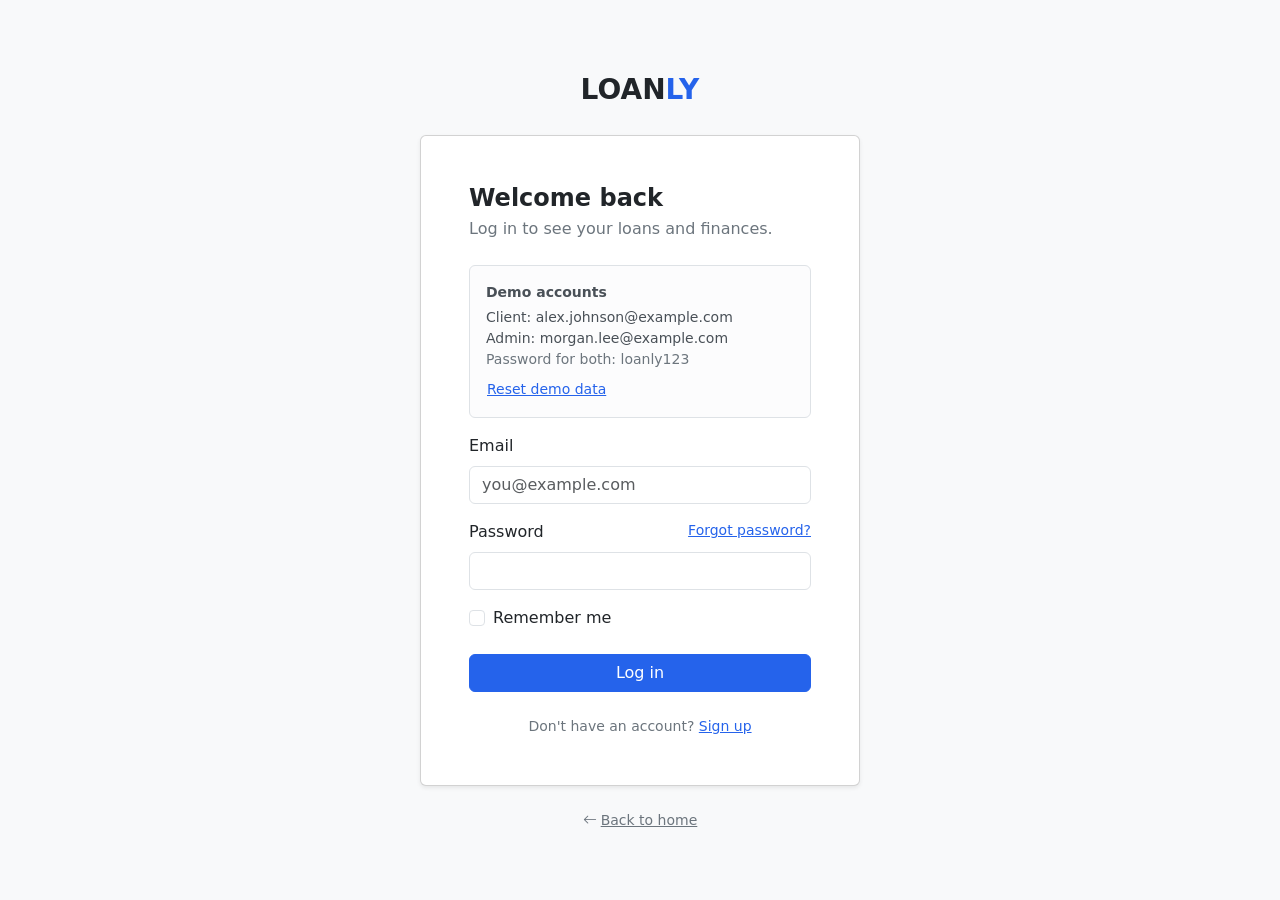
<file: frontend/apply-review.html>
<!DOCTYPE html>
<html lang="en">
<head>
  <meta charset="UTF-8" />
  <meta name="viewport" content="width=device-width, initial-scale=1.0" />
  <title>Review your application | LOANLY</title>
  <link
    rel="stylesheet"
    href="https://cdn.jsdelivr.net/npm/bootstrap@5.3.3/dist/css/bootstrap.min.css"
    integrity="sha384-QWTKZyjpPEjISv5WaRU9OFeRpok6YctnYmDr5pNlyT2bRjXh0JMhjY6hW+ALEwIH"
    crossorigin="anonymous"
  />
  <link
    rel="stylesheet"
    href="https://cdn.jsdelivr.net/npm/bootstrap-icons@1.11.3/font/bootstrap-icons.min.css"
    integrity="sha384-XGjxtQfXaH2tnPFa9x+ruJTuLE3Aa6LhHSWRr1XeTyhezb4abCG4ccI5AkVDxqC+"
    crossorigin="anonymous"
  />
  <link rel="stylesheet" href="css/styles.css" />
  <link rel="stylesheet" href="css/app.css" />
</head>
<body class="app bg-light" data-page="apply-review">
  <nav class="navbar navbar-expand-lg bg-white border-bottom">
    <div class="container">
      <a class="navbar-brand fw-bold" href="dashboard.html">LOAN<span>LY</span></a>
      <button
        class="navbar-toggler"
        type="button"
        data-bs-toggle="collapse"
        data-bs-target="#app-nav"
        aria-controls="app-nav"
        aria-expanded="false"
        aria-label="Toggle navigation"
      >
        <span class="navbar-toggler-icon"></span>
      </button>
      <div class="collapse navbar-collapse" id="app-nav">
        <ul class="navbar-nav me-auto">
          <li class="nav-item"><a class="nav-link" href="dashboard.html"><i class="bi bi-grid me-1"></i>Dashboard</a></li>
          <li class="nav-item"><a class="nav-link" href="loans.html"><i class="bi bi-bank me-1"></i>My loans</a></li>
          <li class="nav-item"><a class="nav-link" href="finances.html"><i class="bi bi-wallet2 me-1"></i>Income &amp; expenses</a></li>
          <li class="nav-item"><a class="nav-link active" aria-current="page" href="apply.html"><i class="bi bi-pencil-square me-1"></i>Apply</a></li>
          <li class="nav-item"><a class="nav-link" href="application.html"><i class="bi bi-hourglass-split me-1"></i>Application status</a></li>
        </ul>
        <div class="dropdown">
          <button class="btn btn-light dropdown-toggle" type="button" data-bs-toggle="dropdown" aria-expanded="false">
            <i class="bi bi-person-circle me-1"></i><span id="nav-user-name">Alex Johnson</span>
          </button>
          <ul class="dropdown-menu dropdown-menu-end">
            <li><a class="dropdown-item" href="#">Profile</a></li>
            <li><hr class="dropdown-divider" /></li>
            <li><a class="dropdown-item js-logout" href="login.html">Log out</a></li>
          </ul>
        </div>
      </div>
    </div>
  </nav>

  <main class="container py-4 py-lg-5">
    <nav aria-label="Application steps" class="mb-4">
      <ol class="breadcrumb">
        <li class="breadcrumb-item"><a href="apply.html">1. Fill in your details</a></li>
        <li class="breadcrumb-item active" aria-current="page">2. Review</li>
        <li class="breadcrumb-item text-secondary">3. Submitted</li>
      </ol>
    </nav>
    <div class="mb-4">
      <h1 class="h3 fw-bold mb-1">Review your application</h1>
      <p class="text-secondary mb-0">Check that everything is right. You can still go back and change it.</p>
    </div>

    <form id="review-form" action="#" method="post" class="row g-4">
      <div class="col-lg-8">
        <div class="card mb-4">
          <div class="card-header bg-white d-flex justify-content-between align-items-center py-3">
            <h2 class="h6 fw-bold mb-0">Loan details</h2>
            <a href="apply.html" class="small"><i class="bi bi-pencil me-1"></i>Edit</a>
          </div>
          <ul class="list-group list-group-flush">
            <li class="list-group-item d-flex justify-content-between"><span class="text-secondary">Loan amount</span><strong id="rev-amount">$5,000.00</strong></li>
            <li class="list-group-item d-flex justify-content-between"><span class="text-secondary">Repayment term</span><strong id="rev-term">12 months</strong></li>
            <li class="list-group-item d-flex justify-content-between"><span class="text-secondary">Purpose</span><strong id="rev-purpose">Debt consolidation</strong></li>
          </ul>
        </div>
        <div class="card">
          <div class="card-header bg-white d-flex justify-content-between align-items-center py-3">
            <h2 class="h6 fw-bold mb-0">Your financial information</h2>
            <a href="apply.html" class="small"><i class="bi bi-pencil me-1"></i>Edit</a>
          </div>
          <ul class="list-group list-group-flush">
            <li class="list-group-item d-flex justify-content-between"><span class="text-secondary">Employment status</span><strong id="rev-employment">Employed full time</strong></li>
            <li class="list-group-item d-flex justify-content-between"><span class="text-secondary">Employer</span><strong id="rev-employer">Northwind Traders</strong></li>
            <li class="list-group-item d-flex justify-content-between"><span class="text-secondary">Monthly income</span><strong id="rev-income">$4,800</strong></li>
            <li class="list-group-item d-flex justify-content-between"><span class="text-secondary">Existing debt</span><strong id="rev-debt">$10,150</strong></li>
          </ul>
        </div>
      </div>

      <div class="col-lg-4">
        <div class="card bg-primary text-white border-0 sticky-lg-top" style="top: 1.5rem">
          <div class="card-body p-4">
            <p class="mb-1 opacity-75">Estimated monthly payment</p>
            <p class="display-6 fw-bold mb-4" id="rev-monthly">$444.24</p>
            <div class="d-flex justify-content-between py-2 border-top border-white border-opacity-25">
              <span>Total interest</span><strong id="rev-interest">$330.93</strong>
            </div>
            <div class="d-flex justify-content-between py-2 border-top border-white border-opacity-25 mb-4">
              <span>Total to pay</span><strong id="rev-total">$5,330.93</strong>
            </div>
            <button type="submit" class="btn btn-light w-100 fw-semibold mb-2">Submit application</button>
            <a href="apply.html" class="btn btn-outline-light w-100">Back to edit</a>
            <p class="small opacity-75 text-center mt-3 mb-0">After you submit, an admin reviews your request. You'll see the status on your application page.</p>
          </div>
        </div>
      </div>
    </form>
  </main>

  <script
    src="https://cdn.jsdelivr.net/npm/bootstrap@5.3.3/dist/js/bootstrap.bundle.min.js"
    integrity="sha384-YvpcrYf0tY3lHB60NNkmXc5s9fDVZLESaAA55NDzOxhy9GkcIdslK1eN7N6jIeHz"
    crossorigin="anonymous"
  ></script>
  <script src="js/store.js"></script>
  <script src="js/pages.js"></script>
</body>
</html>
</file>
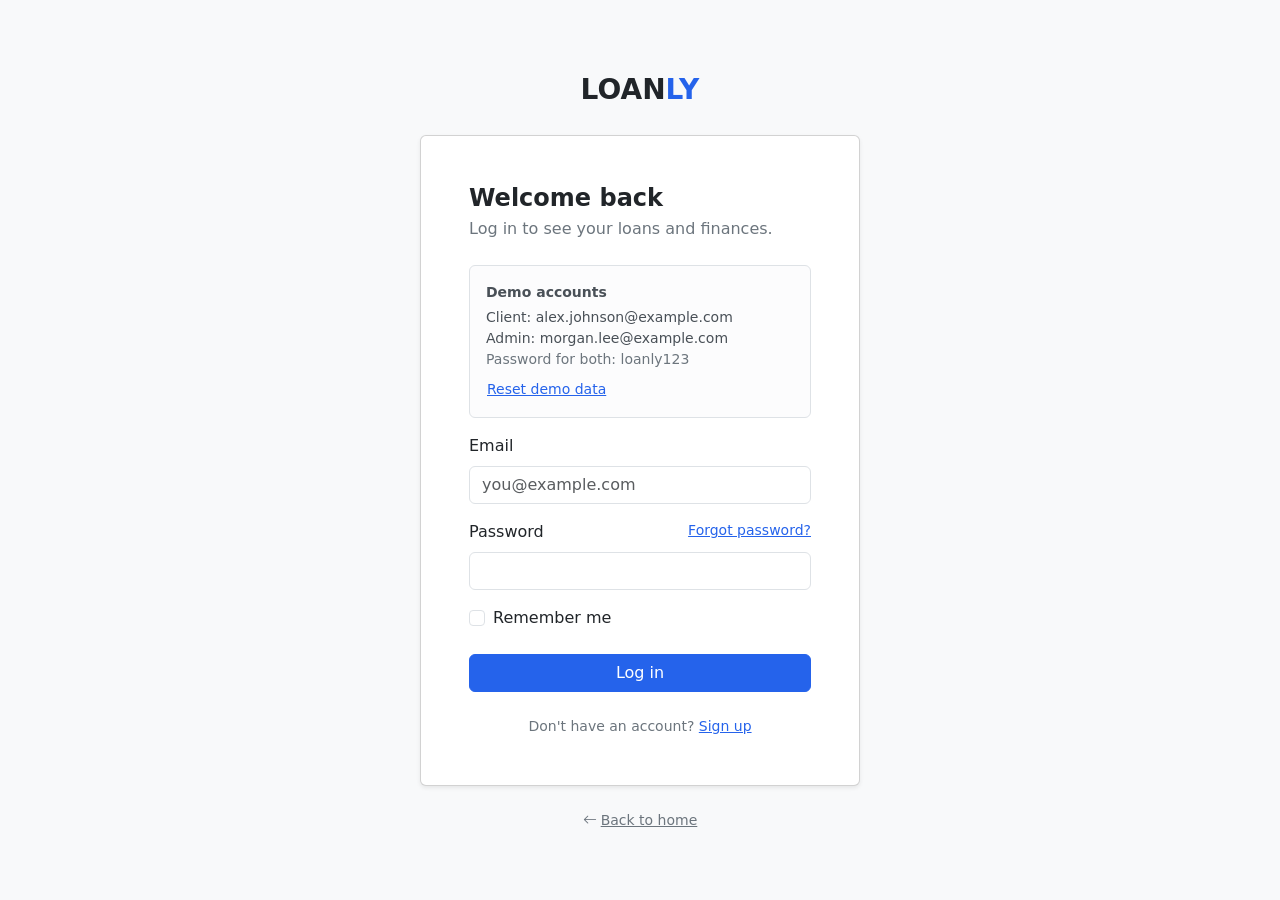
<file: frontend/apply.html>
<!DOCTYPE html>
<html lang="en">
<head>
  <meta charset="UTF-8" />
  <meta name="viewport" content="width=device-width, initial-scale=1.0" />
  <title>Apply for a loan | LOANLY</title>
  <link
    rel="stylesheet"
    href="https://cdn.jsdelivr.net/npm/bootstrap@5.3.3/dist/css/bootstrap.min.css"
    integrity="sha384-QWTKZyjpPEjISv5WaRU9OFeRpok6YctnYmDr5pNlyT2bRjXh0JMhjY6hW+ALEwIH"
    crossorigin="anonymous"
  />
  <link
    rel="stylesheet"
    href="https://cdn.jsdelivr.net/npm/bootstrap-icons@1.11.3/font/bootstrap-icons.min.css"
    integrity="sha384-XGjxtQfXaH2tnPFa9x+ruJTuLE3Aa6LhHSWRr1XeTyhezb4abCG4ccI5AkVDxqC+"
    crossorigin="anonymous"
  />
  <link rel="stylesheet" href="css/styles.css" />
  <link rel="stylesheet" href="css/app.css" />
</head>
<body class="app bg-light" data-page="apply">
  <nav class="navbar navbar-expand-lg bg-white border-bottom">
    <div class="container">
      <a class="navbar-brand fw-bold" href="dashboard.html">LOAN<span>LY</span></a>
      <button
        class="navbar-toggler"
        type="button"
        data-bs-toggle="collapse"
        data-bs-target="#app-nav"
        aria-controls="app-nav"
        aria-expanded="false"
        aria-label="Toggle navigation"
      >
        <span class="navbar-toggler-icon"></span>
      </button>
      <div class="collapse navbar-collapse" id="app-nav">
        <ul class="navbar-nav me-auto">
          <li class="nav-item"><a class="nav-link" href="dashboard.html"><i class="bi bi-grid me-1"></i>Dashboard</a></li>
          <li class="nav-item"><a class="nav-link" href="loans.html"><i class="bi bi-bank me-1"></i>My loans</a></li>
          <li class="nav-item"><a class="nav-link" href="finances.html"><i class="bi bi-wallet2 me-1"></i>Income &amp; expenses</a></li>
          <li class="nav-item"><a class="nav-link active" aria-current="page" href="apply.html"><i class="bi bi-pencil-square me-1"></i>Apply</a></li>
          <li class="nav-item"><a class="nav-link" href="application.html"><i class="bi bi-hourglass-split me-1"></i>Application status</a></li>
        </ul>
        <div class="dropdown">
          <button class="btn btn-light dropdown-toggle" type="button" data-bs-toggle="dropdown" aria-expanded="false">
            <i class="bi bi-person-circle me-1"></i><span id="nav-user-name">Alex Johnson</span>
          </button>
          <ul class="dropdown-menu dropdown-menu-end">
            <li><a class="dropdown-item" href="#">Profile</a></li>
            <li><hr class="dropdown-divider" /></li>
            <li><a class="dropdown-item js-logout" href="login.html">Log out</a></li>
          </ul>
        </div>
      </div>
    </div>
  </nav>

  <main class="container py-4 py-lg-5">
    <div class="d-flex flex-wrap justify-content-between align-items-center gap-3 mb-4">
      <div>
        <h1 class="h3 fw-bold mb-1">Apply for a loan</h1>
        <p class="text-secondary mb-0">Check your estimate, fill in your details and send your request.</p>
      </div>
    </div>

    <form id="apply-form" action="#" method="post" class="row g-4" novalidate>
      <div class="col-lg-8">
        <div class="card mb-4">
          <div class="card-header bg-white py-3">
            <h2 class="h6 fw-bold mb-0"><span class="badge rounded-pill text-bg-primary me-2">1</span>Loan details</h2>
          </div>
          <div class="card-body row g-3">
            <div class="col-md-6">
              <label for="loan-amount" class="form-label">Loan amount</label>
              <div class="input-group">
                <span class="input-group-text">$</span>
                <input type="number" class="form-control" id="loan-amount" name="amount" min="500" max="50000" step="100" value="5000" aria-describedby="amount-help" required />
                <div class="invalid-feedback">Enter an amount between $500 and $50,000.</div>
              </div>
              <div id="amount-help" class="form-text">From $500 to $50,000.</div>
            </div>
            <div class="col-md-6">
              <label for="term" class="form-label">Repayment term</label>
              <select class="form-select" id="term" name="term_months" aria-describedby="term-help" required>
                <option value="6">6 months</option>
                <option value="12" selected>12 months</option>
                <option value="24">24 months</option>
                <option value="36">36 months</option>
                <option value="48">48 months</option>
              </select>
              <div id="term-help" class="form-text">A longer term means a lower monthly payment, but more interest in total.</div>
            </div>
            <div class="col-12">
              <label for="purpose" class="form-label">What is the loan for?</label>
              <select class="form-select" id="purpose" name="purpose" required>
                <option value="" selected disabled>Choose a purpose</option>
                <option>Debt consolidation</option>
                <option>Home improvement</option>
                <option>Car</option>
                <option>Education</option>
                <option>Medical</option>
                <option>Other</option>
              </select>
              <div class="invalid-feedback">Choose what the loan is for.</div>
            </div>
          </div>
        </div>

        <div class="card">
          <div class="card-header bg-white py-3">
            <h2 class="h6 fw-bold mb-0"><span class="badge rounded-pill text-bg-primary me-2">2</span>Your financial information</h2>
          </div>
          <div class="card-body row g-3">
            <div class="col-md-6">
              <label for="employment" class="form-label">Employment status</label>
              <select class="form-select" id="employment" name="employment_status" required>
                <option value="" selected disabled>Choose one</option>
                <option>Employed full time</option>
                <option>Employed part time</option>
                <option>Self-employed</option>
                <option>Student</option>
                <option>Unemployed</option>
              </select>
              <div class="invalid-feedback">Choose your employment status.</div>
            </div>
            <div class="col-md-6">
              <label for="employer" class="form-label">Employer <span class="text-secondary">(optional)</span></label>
              <input type="text" class="form-control" id="employer" name="employer" />
            </div>
            <div class="col-md-6">
              <label for="monthly-income" class="form-label">Monthly income</label>
              <div class="input-group">
                <span class="input-group-text">$</span>
                <input type="number" class="form-control" id="monthly-income" name="monthly_income" min="0" value="4800" aria-describedby="income-help" required />
                <div class="invalid-feedback">Enter your monthly income.</div>
              </div>
              <div id="income-help" class="form-text">What you earn each month before taxes.</div>
            </div>
            <div class="col-md-6">
              <label for="existing-debt" class="form-label">Existing debt</label>
              <div class="input-group">
                <span class="input-group-text">$</span>
                <input type="number" class="form-control" id="existing-debt" name="existing_debt" min="0" value="10150" required />
              </div>
              <div class="form-text">Pre-filled from your loans. Update it if something changed.</div>
            </div>
            <div class="col-12">
              <div class="form-check">
                <input class="form-check-input" type="checkbox" id="confirm-info" name="confirm_info" required />
                <label class="form-check-label" for="confirm-info">I confirm this information is accurate</label>
            <div class="invalid-feedback">Please confirm your information before continuing.</div>
              </div>
            </div>
          </div>
        </div>
      </div>

      <div class="col-lg-4">
        <div class="card bg-primary text-white border-0 sticky-lg-top" style="top: 1.5rem">
          <div class="card-body p-4">
            <p class="mb-1 opacity-75">Estimated monthly payment</p>
            <p class="display-6 fw-bold mb-1" id="estimate-monthly">$444.24</p>
            <p class="small opacity-75 mb-4">Based on a 12% annual rate. Final terms are confirmed after review.</p>
            <div class="d-flex justify-content-between py-2 border-top border-white border-opacity-25">
              <span>Loan amount</span><strong id="estimate-amount">$5,000.00</strong>
            </div>
            <div class="d-flex justify-content-between py-2 border-top border-white border-opacity-25">
              <span>Total interest</span><strong id="estimate-interest">$330.93</strong>
            </div>
            <div class="d-flex justify-content-between py-2 border-top border-white border-opacity-25 mb-4">
              <span>Total to pay</span><strong id="estimate-total">$5,330.93</strong>
            </div>
            <button type="submit" class="btn btn-light w-100 fw-semibold">Continue to review</button>
            <p class="small opacity-75 text-center mt-3 mb-0">You can check everything before sending.</p>
          </div>
        </div>
      </div>
    </form>
  </main>

  <script
    src="https://cdn.jsdelivr.net/npm/bootstrap@5.3.3/dist/js/bootstrap.bundle.min.js"
    integrity="sha384-YvpcrYf0tY3lHB60NNkmXc5s9fDVZLESaAA55NDzOxhy9GkcIdslK1eN7N6jIeHz"
    crossorigin="anonymous"
  ></script>
  <script src="js/store.js"></script>
  <script src="js/pages.js"></script>
</body>
</html>
</file>
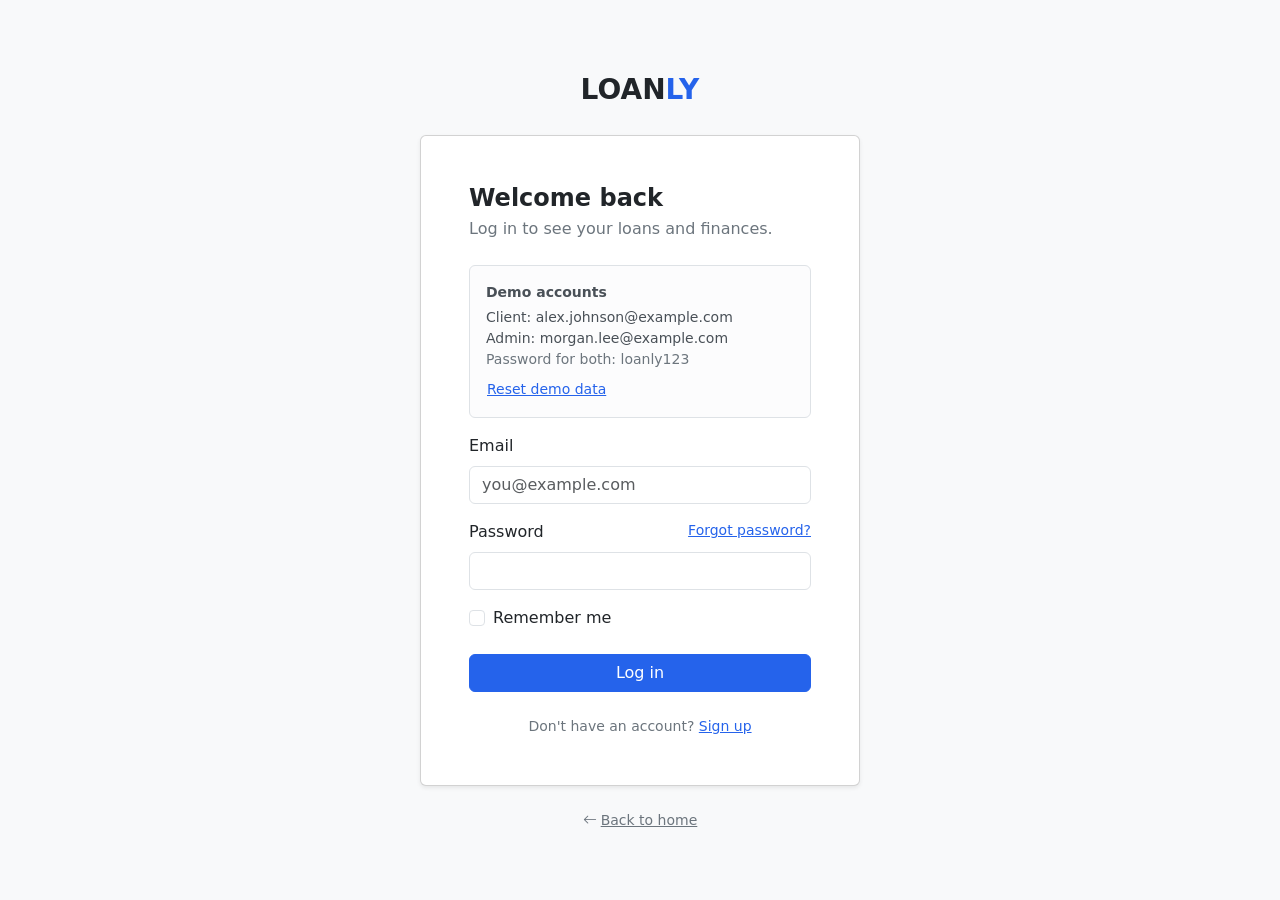
<file: frontend/dashboard.html>
<!DOCTYPE html>
<html lang="en">
<head>
  <meta charset="UTF-8" />
  <meta name="viewport" content="width=device-width, initial-scale=1.0" />
  <title>Dashboard | LOANLY</title>
  <link
    rel="stylesheet"
    href="https://cdn.jsdelivr.net/npm/bootstrap@5.3.3/dist/css/bootstrap.min.css"
    integrity="sha384-QWTKZyjpPEjISv5WaRU9OFeRpok6YctnYmDr5pNlyT2bRjXh0JMhjY6hW+ALEwIH"
    crossorigin="anonymous"
  />
  <link
    rel="stylesheet"
    href="https://cdn.jsdelivr.net/npm/bootstrap-icons@1.11.3/font/bootstrap-icons.min.css"
    integrity="sha384-XGjxtQfXaH2tnPFa9x+ruJTuLE3Aa6LhHSWRr1XeTyhezb4abCG4ccI5AkVDxqC+"
    crossorigin="anonymous"
  />
  <link rel="stylesheet" href="css/styles.css" />
  <link rel="stylesheet" href="css/app.css" />
</head>
<body class="app bg-light" data-page="dashboard">
  <nav class="navbar navbar-expand-lg bg-white border-bottom">
    <div class="container">
      <a class="navbar-brand fw-bold" href="dashboard.html">LOAN<span>LY</span></a>
      <button
        class="navbar-toggler"
        type="button"
        data-bs-toggle="collapse"
        data-bs-target="#app-nav"
        aria-controls="app-nav"
        aria-expanded="false"
        aria-label="Toggle navigation"
      >
        <span class="navbar-toggler-icon"></span>
      </button>
      <div class="collapse navbar-collapse" id="app-nav">
        <ul class="navbar-nav me-auto">
          <li class="nav-item"><a class="nav-link active" aria-current="page" href="dashboard.html"><i class="bi bi-grid me-1"></i>Dashboard</a></li>
          <li class="nav-item"><a class="nav-link" href="loans.html"><i class="bi bi-bank me-1"></i>My loans</a></li>
          <li class="nav-item"><a class="nav-link" href="finances.html"><i class="bi bi-wallet2 me-1"></i>Income &amp; expenses</a></li>
          <li class="nav-item"><a class="nav-link" href="apply.html"><i class="bi bi-pencil-square me-1"></i>Apply</a></li>
          <li class="nav-item"><a class="nav-link" href="application.html"><i class="bi bi-hourglass-split me-1"></i>Application status</a></li>
        </ul>
        <div class="dropdown">
          <button class="btn btn-light dropdown-toggle" type="button" data-bs-toggle="dropdown" aria-expanded="false">
            <i class="bi bi-person-circle me-1"></i><span id="nav-user-name">Alex Johnson</span>
          </button>
          <ul class="dropdown-menu dropdown-menu-end">
            <li><a class="dropdown-item" href="#">Profile</a></li>
            <li><hr class="dropdown-divider" /></li>
            <li><a class="dropdown-item js-logout" href="login.html">Log out</a></li>
          </ul>
        </div>
      </div>
    </div>
  </nav>

  <main class="container py-4 py-lg-5">
    <div class="d-flex flex-wrap justify-content-between align-items-center gap-3 mb-4">
      <div>
        <h1 class="h3 fw-bold mb-1" id="page-greeting">Hi, Alex</h1>
        <p class="text-secondary mb-0">Here's an overview of your finances this month.</p>
      </div>
      <a href="apply.html" class="btn btn-primary"><i class="bi bi-plus-lg me-1"></i>Apply for a loan</a>
    </div>

    <div class="row g-3 mb-4">
      <div class="col-sm-6 col-xl-3">
        <div class="card stat-card h-100">
          <div class="card-body d-flex align-items-start gap-3">
            <span class="stat-icon text-bg-danger"><i class="bi bi-credit-card"></i></span>
            <div>
              <p class="small text-secondary mb-1">Total active debt</p>
              <p class="h4 fw-bold mb-0" id="stat-debt">$10,150</p>
            <p class="small text-secondary mb-0" id="stat-debt-note">2 active loans</p>
            </div>
          </div>
        </div>
      </div>
      <div class="col-sm-6 col-xl-3">
        <div class="card stat-card h-100">
          <div class="card-body d-flex align-items-start gap-3">
            <span class="stat-icon text-bg-success"><i class="bi bi-arrow-down-circle"></i></span>
            <div>
              <p class="small text-secondary mb-1">Monthly income</p>
              <p class="h4 fw-bold mb-0" id="stat-income">$4,800</p>
            <p class="small text-secondary mb-0" id="stat-income-note">Salary + freelance</p>
            </div>
          </div>
        </div>
      </div>
      <div class="col-sm-6 col-xl-3">
        <div class="card stat-card h-100">
          <div class="card-body d-flex align-items-start gap-3">
            <span class="stat-icon text-bg-warning"><i class="bi bi-arrow-up-circle"></i></span>
            <div>
              <p class="small text-secondary mb-1">Monthly expenses</p>
              <p class="h4 fw-bold mb-0" id="stat-expenses">$3,170</p>
            <p class="small text-secondary mb-0" id="stat-expenses-note">Including loan payments</p>
            </div>
          </div>
        </div>
      </div>
      <div class="col-sm-6 col-xl-3">
        <div class="card stat-card h-100">
          <div class="card-body d-flex align-items-start gap-3">
            <span class="stat-icon text-bg-primary"><i class="bi bi-piggy-bank"></i></span>
            <div>
              <p class="small text-secondary mb-1">Remaining balance</p>
              <p class="h4 fw-bold mb-0" id="stat-balance">$1,630</p>
            <p class="small text-secondary mb-0" id="stat-balance-note">Left after expenses</p>
            </div>
          </div>
        </div>
      </div>
    </div>

    <div class="row g-4">
      <div class="col-lg-8">
        <div class="card h-100">
          <div class="card-header bg-white d-flex justify-content-between align-items-center py-3">
            <h2 class="h6 fw-bold mb-0">My loans</h2>
            <a href="loans.html" class="small">View all</a>
          </div>
          <div class="table-responsive">
            <table class="table text-nowrap align-middle">
              <thead>
                <tr><th>Lender</th><th>Amount</th><th>Rate</th><th>Balance</th><th>Status</th></tr>
              </thead>
              <tbody id="loan-rows">
                <tr>
                  <td class="fw-semibold">Northwind Bank</td>
                  <td>$12,000</td>
                  <td>8.5%</td>
                  <td>$7,840</td>
                  <td><span class="badge status-badge text-bg-primary">Active</span></td>
                </tr>
                <tr>
                  <td class="fw-semibold">Contoso Credit Union</td>
                  <td>$4,500</td>
                  <td>11.0%</td>
                  <td>$2,310</td>
                  <td><span class="badge status-badge text-bg-primary">Active</span></td>
                </tr>
                <tr>
                  <td class="fw-semibold">Woodgrove Bank</td>
                  <td>$7,500</td>
                  <td>9.2%</td>
                  <td>$7,500</td>
                  <td><span class="badge status-badge text-bg-success">Approved</span></td>
                </tr>
                <tr>
                  <td class="fw-semibold">LOANLY</td>
                  <td>$5,000</td>
                  <td>12.0%</td>
                  <td>—</td>
                  <td><span class="badge status-badge text-bg-warning">Pending</span></td>
                </tr>
              </tbody>
            </table>
          </div>
        </div>
      </div>
      <div class="col-lg-4">
        <div class="card h-100">
          <div class="card-header bg-white d-flex justify-content-between align-items-center py-3">
            <h2 class="h6 fw-bold mb-0">Where your money goes</h2>
            <a href="finances.html" class="small">Details</a>
          </div>
          <div class="card-body">
            <ul class="list-unstyled mb-0" id="spending-list">
              <li class="mb-3">
                <div class="d-flex justify-content-between small mb-1"><span>Housing</span><span class="fw-semibold">$1,200</span></div>
                <div class="progress" role="progressbar" aria-label="Housing" aria-valuenow="38" aria-valuemin="0" aria-valuemax="100" style="height: 8px">
                  <div class="progress-bar bg-primary" style="width: 38%"></div>
                </div>
              </li>
              <li class="mb-3">
                <div class="d-flex justify-content-between small mb-1"><span>Loan payments</span><span class="fw-semibold">$580</span></div>
                <div class="progress" role="progressbar" aria-label="Loan payments" aria-valuenow="18" aria-valuemin="0" aria-valuemax="100" style="height: 8px">
                  <div class="progress-bar bg-danger" style="width: 18%"></div>
                </div>
              </li>
              <li class="mb-3">
                <div class="d-flex justify-content-between small mb-1"><span>Food</span><span class="fw-semibold">$520</span></div>
                <div class="progress" role="progressbar" aria-label="Food" aria-valuenow="16" aria-valuemin="0" aria-valuemax="100" style="height: 8px">
                  <div class="progress-bar bg-success" style="width: 16%"></div>
                </div>
              </li>
              <li class="mb-3">
                <div class="d-flex justify-content-between small mb-1"><span>Transport</span><span class="fw-semibold">$310</span></div>
                <div class="progress" role="progressbar" aria-label="Transport" aria-valuenow="10" aria-valuemin="0" aria-valuemax="100" style="height: 8px">
                  <div class="progress-bar bg-warning" style="width: 10%"></div>
                </div>
              </li>
              <li class="mb-3">
                <div class="d-flex justify-content-between small mb-1"><span>Other</span><span class="fw-semibold">$560</span></div>
                <div class="progress" role="progressbar" aria-label="Other" aria-valuenow="18" aria-valuemin="0" aria-valuemax="100" style="height: 8px">
                  <div class="progress-bar bg-secondary" style="width: 18%"></div>
                </div>
              </li>
            </ul>
          </div>
        </div>
      </div>
    </div>
  </main>

  <script
    src="https://cdn.jsdelivr.net/npm/bootstrap@5.3.3/dist/js/bootstrap.bundle.min.js"
    integrity="sha384-YvpcrYf0tY3lHB60NNkmXc5s9fDVZLESaAA55NDzOxhy9GkcIdslK1eN7N6jIeHz"
    crossorigin="anonymous"
  ></script>
  <script src="js/store.js"></script>
  <script src="js/pages.js"></script>
</body>
</html>
</file>
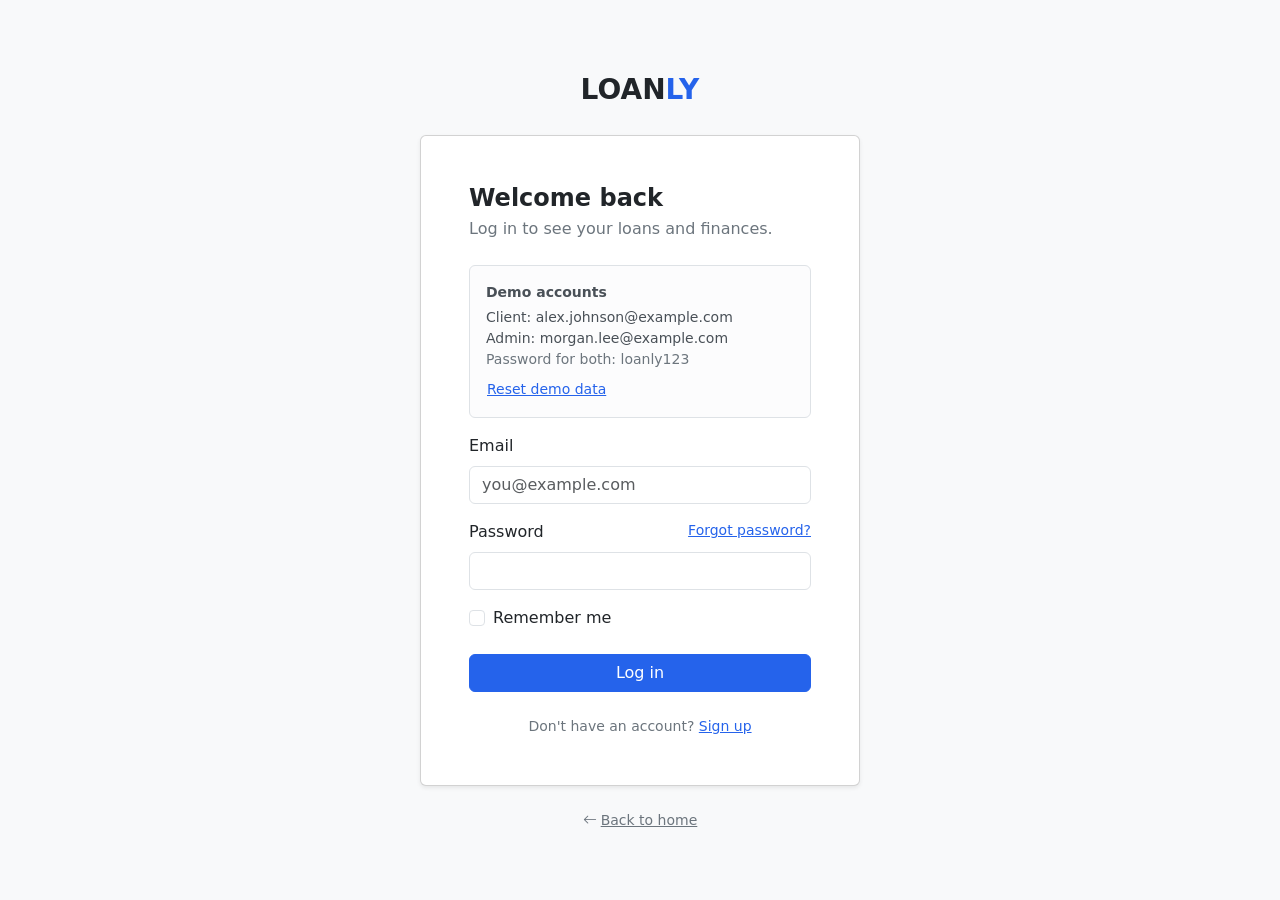
<file: frontend/finances.html>
<!DOCTYPE html>
<html lang="en">
<head>
  <meta charset="UTF-8" />
  <meta name="viewport" content="width=device-width, initial-scale=1.0" />
  <title>Income & expenses | LOANLY</title>
  <link
    rel="stylesheet"
    href="https://cdn.jsdelivr.net/npm/bootstrap@5.3.3/dist/css/bootstrap.min.css"
    integrity="sha384-QWTKZyjpPEjISv5WaRU9OFeRpok6YctnYmDr5pNlyT2bRjXh0JMhjY6hW+ALEwIH"
    crossorigin="anonymous"
  />
  <link
    rel="stylesheet"
    href="https://cdn.jsdelivr.net/npm/bootstrap-icons@1.11.3/font/bootstrap-icons.min.css"
    integrity="sha384-XGjxtQfXaH2tnPFa9x+ruJTuLE3Aa6LhHSWRr1XeTyhezb4abCG4ccI5AkVDxqC+"
    crossorigin="anonymous"
  />
  <link rel="stylesheet" href="css/styles.css" />
  <link rel="stylesheet" href="css/app.css" />
</head>
<body class="app bg-light" data-page="finances">
  <nav class="navbar navbar-expand-lg bg-white border-bottom">
    <div class="container">
      <a class="navbar-brand fw-bold" href="dashboard.html">LOAN<span>LY</span></a>
      <button
        class="navbar-toggler"
        type="button"
        data-bs-toggle="collapse"
        data-bs-target="#app-nav"
        aria-controls="app-nav"
        aria-expanded="false"
        aria-label="Toggle navigation"
      >
        <span class="navbar-toggler-icon"></span>
      </button>
      <div class="collapse navbar-collapse" id="app-nav">
        <ul class="navbar-nav me-auto">
          <li class="nav-item"><a class="nav-link" href="dashboard.html"><i class="bi bi-grid me-1"></i>Dashboard</a></li>
          <li class="nav-item"><a class="nav-link" href="loans.html"><i class="bi bi-bank me-1"></i>My loans</a></li>
          <li class="nav-item"><a class="nav-link active" aria-current="page" href="finances.html"><i class="bi bi-wallet2 me-1"></i>Income &amp; expenses</a></li>
          <li class="nav-item"><a class="nav-link" href="apply.html"><i class="bi bi-pencil-square me-1"></i>Apply</a></li>
          <li class="nav-item"><a class="nav-link" href="application.html"><i class="bi bi-hourglass-split me-1"></i>Application status</a></li>
        </ul>
        <div class="dropdown">
          <button class="btn btn-light dropdown-toggle" type="button" data-bs-toggle="dropdown" aria-expanded="false">
            <i class="bi bi-person-circle me-1"></i><span id="nav-user-name">Alex Johnson</span>
          </button>
          <ul class="dropdown-menu dropdown-menu-end">
            <li><a class="dropdown-item" href="#">Profile</a></li>
            <li><hr class="dropdown-divider" /></li>
            <li><a class="dropdown-item js-logout" href="login.html">Log out</a></li>
          </ul>
        </div>
      </div>
    </div>
  </nav>

  <main class="container py-4 py-lg-5">
    <div class="d-flex flex-wrap justify-content-between align-items-center gap-3 mb-4">
      <div>
        <h1 class="h3 fw-bold mb-1">Income &amp; expenses</h1>
        <p class="text-secondary mb-0">Log what comes in and what goes out. We do the math.</p>
      </div>
    </div>

    <div class="row g-3 mb-4">
      <div class="col-sm-6 col-xl-3">
        <div class="card stat-card h-100">
          <div class="card-body d-flex align-items-start gap-3">
            <span class="stat-icon text-bg-success"><i class="bi bi-arrow-down-circle"></i></span>
            <div>
              <p class="small text-secondary mb-1">Income this month</p>
              <p class="h4 fw-bold mb-0" id="stat-income">$4,800</p>
            </div>
          </div>
        </div>
      </div>
      <div class="col-sm-6 col-xl-3">
        <div class="card stat-card h-100">
          <div class="card-body d-flex align-items-start gap-3">
            <span class="stat-icon text-bg-warning"><i class="bi bi-arrow-up-circle"></i></span>
            <div>
              <p class="small text-secondary mb-1">Expenses this month</p>
              <p class="h4 fw-bold mb-0" id="stat-expenses">$3,170</p>
            </div>
          </div>
        </div>
      </div>
      <div class="col-sm-6 col-xl-3">
        <div class="card stat-card h-100">
          <div class="card-body d-flex align-items-start gap-3">
            <span class="stat-icon text-bg-primary"><i class="bi bi-graph-up-arrow"></i></span>
            <div>
              <p class="small text-secondary mb-1">Cash flow</p>
              <p class="h4 fw-bold mb-0" id="stat-cash">+$1,630</p>
            </div>
          </div>
        </div>
      </div>
      <div class="col-sm-6 col-xl-3">
        <div class="card stat-card h-100">
          <div class="card-body d-flex align-items-start gap-3">
            <span class="stat-icon text-bg-secondary"><i class="bi bi-house"></i></span>
            <div>
              <p class="small text-secondary mb-1">Biggest category</p>
              <p class="h4 fw-bold mb-0" id="stat-top">Housing</p>
            <p class="small text-secondary mb-0" id="stat-top-note">$1,200 this month</p>
            </div>
          </div>
        </div>
      </div>
    </div>

    <div class="row g-4">
      <div class="col-lg-4">
        <div class="card">
          <div class="card-header bg-white py-3">
            <h2 class="h6 fw-bold mb-0">Add a record</h2>
          </div>
          <div class="card-body">
            <form id="record-form" action="#" method="post" novalidate>
              <div class="mb-3">
                <span class="form-label d-block">Type</span>
                <div class="btn-group w-100" role="group" aria-label="Record type">
                  <input type="radio" class="btn-check" name="type" id="type-income" value="income" checked />
                  <label class="btn btn-outline-success" for="type-income">Income</label>
                  <input type="radio" class="btn-check" name="type" id="type-expense" value="expense" />
                  <label class="btn btn-outline-danger" for="type-expense">Expense</label>
                </div>
              </div>
              <div class="mb-3">
                <label for="description" class="form-label">Description</label>
                <input type="text" class="form-control" id="description" name="description" placeholder="e.g. Salary" required />
              </div>
              <div class="mb-3">
                <label for="category" class="form-label">Category</label>
                <select class="form-select" id="category" name="category" required>
                  <option value="" selected disabled>Choose a category</option>
                  <option>Salary</option>
                  <option>Freelance</option>
                  <option>Housing</option>
                  <option>Food</option>
                  <option>Transport</option>
                  <option>Loan payments</option>
                  <option>Other</option>
                </select>
              </div>
              <div class="row g-3 mb-4">
                <div class="col-6">
                  <label for="amount" class="form-label">Amount</label>
                  <div class="input-group">
                    <span class="input-group-text">$</span>
                    <input type="number" class="form-control" id="amount" name="amount" min="0" step="0.01" required />
                  </div>
                </div>
                <div class="col-6">
                  <label for="date" class="form-label">Date</label>
                  <input type="date" class="form-control" id="date" name="date" required />
                </div>
              </div>
              <button type="submit" class="btn btn-primary w-100">Save record</button>
            </form>
          </div>
        </div>
      </div>
      <div class="col-lg-8">
        <div class="card">
          <div class="card-header bg-white py-3">
            <h2 class="h6 fw-bold mb-0">Recent records</h2>
          </div>
          <div class="table-responsive">
            <table class="table text-nowrap align-middle">
              <thead>
                <tr><th>Date</th><th>Description</th><th>Category</th><th class="text-end">Amount</th></tr>
              </thead>
              <tbody id="record-rows">
                <tr>
                  <td class="text-secondary">Nov 25</td>
                  <td class="fw-semibold">Salary</td>
                  <td><span class="badge text-bg-light border">Income</span></td>
                  <td class="text-end fw-semibold text-success">$4,000</td>
                </tr>
                <tr>
                  <td class="text-secondary">Nov 22</td>
                  <td class="fw-semibold">Freelance project</td>
                  <td><span class="badge text-bg-light border">Income</span></td>
                  <td class="text-end fw-semibold text-success">$800</td>
                </tr>
                <tr>
                  <td class="text-secondary">Nov 20</td>
                  <td class="fw-semibold">Rent</td>
                  <td><span class="badge text-bg-light border">Housing</span></td>
                  <td class="text-end fw-semibold ">-$1,200</td>
                </tr>
                <tr>
                  <td class="text-secondary">Nov 18</td>
                  <td class="fw-semibold">Northwind Bank payment</td>
                  <td><span class="badge text-bg-light border">Loan payments</span></td>
                  <td class="text-end fw-semibold ">-$380</td>
                </tr>
                <tr>
                  <td class="text-secondary">Nov 15</td>
                  <td class="fw-semibold">Groceries</td>
                  <td><span class="badge text-bg-light border">Food</span></td>
                  <td class="text-end fw-semibold ">-$260</td>
                </tr>
                <tr>
                  <td class="text-secondary">Nov 12</td>
                  <td class="fw-semibold">Gas</td>
                  <td><span class="badge text-bg-light border">Transport</span></td>
                  <td class="text-end fw-semibold ">-$90</td>
                </tr>
                <tr>
                  <td class="text-secondary">Nov 10</td>
                  <td class="fw-semibold">Contoso Credit Union payment</td>
                  <td><span class="badge text-bg-light border">Loan payments</span></td>
                  <td class="text-end fw-semibold ">-$200</td>
                </tr>
              </tbody>
            </table>
          </div>
        </div>
      </div>
    </div>
  </main>

  <script
    src="https://cdn.jsdelivr.net/npm/bootstrap@5.3.3/dist/js/bootstrap.bundle.min.js"
    integrity="sha384-YvpcrYf0tY3lHB60NNkmXc5s9fDVZLESaAA55NDzOxhy9GkcIdslK1eN7N6jIeHz"
    crossorigin="anonymous"
  ></script>
  <script src="js/store.js"></script>
  <script src="js/pages.js"></script>
</body>
</html>
</file>
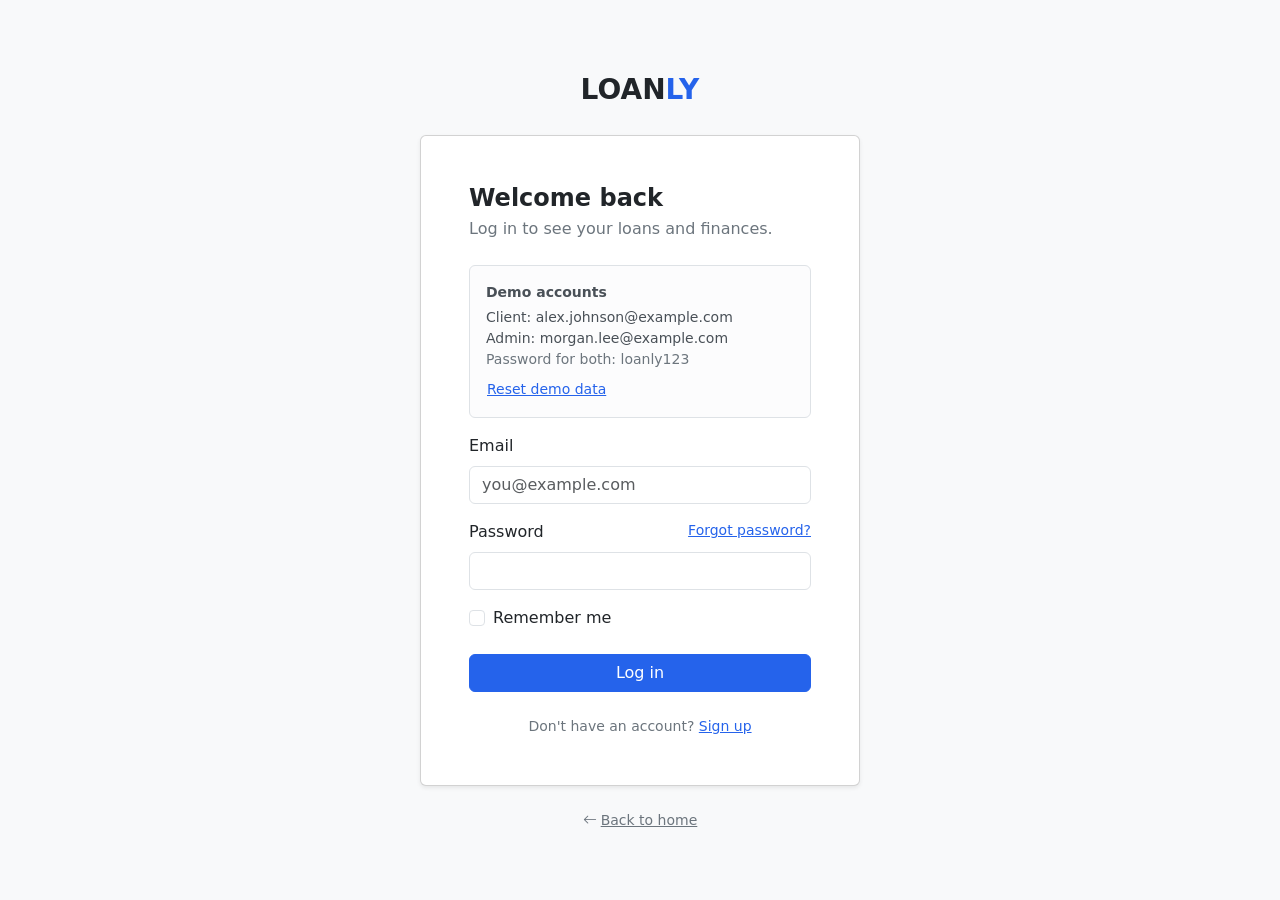
<file: frontend/loans.html>
<!DOCTYPE html>
<html lang="en">
<head>
  <meta charset="UTF-8" />
  <meta name="viewport" content="width=device-width, initial-scale=1.0" />
  <title>My loans | LOANLY</title>
  <link
    rel="stylesheet"
    href="https://cdn.jsdelivr.net/npm/bootstrap@5.3.3/dist/css/bootstrap.min.css"
    integrity="sha384-QWTKZyjpPEjISv5WaRU9OFeRpok6YctnYmDr5pNlyT2bRjXh0JMhjY6hW+ALEwIH"
    crossorigin="anonymous"
  />
  <link
    rel="stylesheet"
    href="https://cdn.jsdelivr.net/npm/bootstrap-icons@1.11.3/font/bootstrap-icons.min.css"
    integrity="sha384-XGjxtQfXaH2tnPFa9x+ruJTuLE3Aa6LhHSWRr1XeTyhezb4abCG4ccI5AkVDxqC+"
    crossorigin="anonymous"
  />
  <link rel="stylesheet" href="css/styles.css" />
  <link rel="stylesheet" href="css/app.css" />
</head>
<body class="app bg-light" data-page="loans">
  <nav class="navbar navbar-expand-lg bg-white border-bottom">
    <div class="container">
      <a class="navbar-brand fw-bold" href="dashboard.html">LOAN<span>LY</span></a>
      <button
        class="navbar-toggler"
        type="button"
        data-bs-toggle="collapse"
        data-bs-target="#app-nav"
        aria-controls="app-nav"
        aria-expanded="false"
        aria-label="Toggle navigation"
      >
        <span class="navbar-toggler-icon"></span>
      </button>
      <div class="collapse navbar-collapse" id="app-nav">
        <ul class="navbar-nav me-auto">
          <li class="nav-item"><a class="nav-link" href="dashboard.html"><i class="bi bi-grid me-1"></i>Dashboard</a></li>
          <li class="nav-item"><a class="nav-link active" aria-current="page" href="loans.html"><i class="bi bi-bank me-1"></i>My loans</a></li>
          <li class="nav-item"><a class="nav-link" href="finances.html"><i class="bi bi-wallet2 me-1"></i>Income &amp; expenses</a></li>
          <li class="nav-item"><a class="nav-link" href="apply.html"><i class="bi bi-pencil-square me-1"></i>Apply</a></li>
          <li class="nav-item"><a class="nav-link" href="application.html"><i class="bi bi-hourglass-split me-1"></i>Application status</a></li>
        </ul>
        <div class="dropdown">
          <button class="btn btn-light dropdown-toggle" type="button" data-bs-toggle="dropdown" aria-expanded="false">
            <i class="bi bi-person-circle me-1"></i><span id="nav-user-name">Alex Johnson</span>
          </button>
          <ul class="dropdown-menu dropdown-menu-end">
            <li><a class="dropdown-item" href="#">Profile</a></li>
            <li><hr class="dropdown-divider" /></li>
            <li><a class="dropdown-item js-logout" href="login.html">Log out</a></li>
          </ul>
        </div>
      </div>
    </div>
  </nav>

  <main class="container py-4 py-lg-5">
    <div class="d-flex flex-wrap justify-content-between align-items-center gap-3 mb-4">
      <div>
        <h1 class="h3 fw-bold mb-1">My loans</h1>
        <p class="text-secondary mb-0">All your active and requested loans in one place.</p>
      </div>
      <a href="apply.html" class="btn btn-primary"><i class="bi bi-plus-lg me-1"></i>New application</a>
    </div>

    <ul class="nav nav-pills mb-3" id="loan-filters">
      <li class="nav-item"><button type="button" class="nav-link active" data-status="All" aria-current="page">All</button></li>
      <li class="nav-item"><button type="button" class="nav-link" data-status="Active">Active</button></li>
      <li class="nav-item"><button type="button" class="nav-link" data-status="Pending">Pending</button></li>
      <li class="nav-item"><button type="button" class="nav-link" data-status="Approved">Approved</button></li>
      <li class="nav-item"><button type="button" class="nav-link" data-status="Rejected">Rejected</button></li>
    </ul>

    <div class="card">
      <div class="table-responsive">
        <table class="table text-nowrap table-hover align-middle">
          <thead>
            <tr><th>Lender</th><th>Amount</th><th>Interest rate</th><th>Term</th><th>Balance</th><th>Status</th></tr>
          </thead>
          <tbody id="loan-rows">
            <tr>
              <td class="fw-semibold">Northwind Bank</td>
              <td>$12,000</td>
              <td>8.5%</td>
              <td>36 months</td>
              <td>$7,840</td>
              <td><span class="badge status-badge text-bg-primary">Active</span></td>
            </tr>
            <tr>
              <td class="fw-semibold">Contoso Credit Union</td>
              <td>$4,500</td>
              <td>11.0%</td>
              <td>24 months</td>
              <td>$2,310</td>
              <td><span class="badge status-badge text-bg-primary">Active</span></td>
            </tr>
            <tr>
              <td class="fw-semibold">Woodgrove Bank</td>
              <td>$7,500</td>
              <td>9.2%</td>
              <td>24 months</td>
              <td>$7,500</td>
              <td><span class="badge status-badge text-bg-success">Approved</span></td>
            </tr>
            <tr>
              <td class="fw-semibold">Fabrikam Auto Finance</td>
              <td>$9,000</td>
              <td>6.9%</td>
              <td>48 months</td>
              <td>$0</td>
              <td><span class="badge status-badge text-bg-secondary">Paid off</span></td>
            </tr>
            <tr>
              <td class="fw-semibold">LOANLY</td>
              <td>$5,000</td>
              <td>12.0%</td>
              <td>12 months</td>
              <td>—</td>
              <td><span class="badge status-badge text-bg-warning">Pending</span></td>
            </tr>
            <tr>
              <td class="fw-semibold">Tailspin Lending</td>
              <td>$3,000</td>
              <td>15.5%</td>
              <td>12 months</td>
              <td>—</td>
              <td><span class="badge status-badge text-bg-danger">Rejected</span></td>
            </tr>
          </tbody>
        </table>
      </div>
    </div>
  </main>

  <script
    src="https://cdn.jsdelivr.net/npm/bootstrap@5.3.3/dist/js/bootstrap.bundle.min.js"
    integrity="sha384-YvpcrYf0tY3lHB60NNkmXc5s9fDVZLESaAA55NDzOxhy9GkcIdslK1eN7N6jIeHz"
    crossorigin="anonymous"
  ></script>
  <script src="js/store.js"></script>
  <script src="js/pages.js"></script>
</body>
</html>
</file>
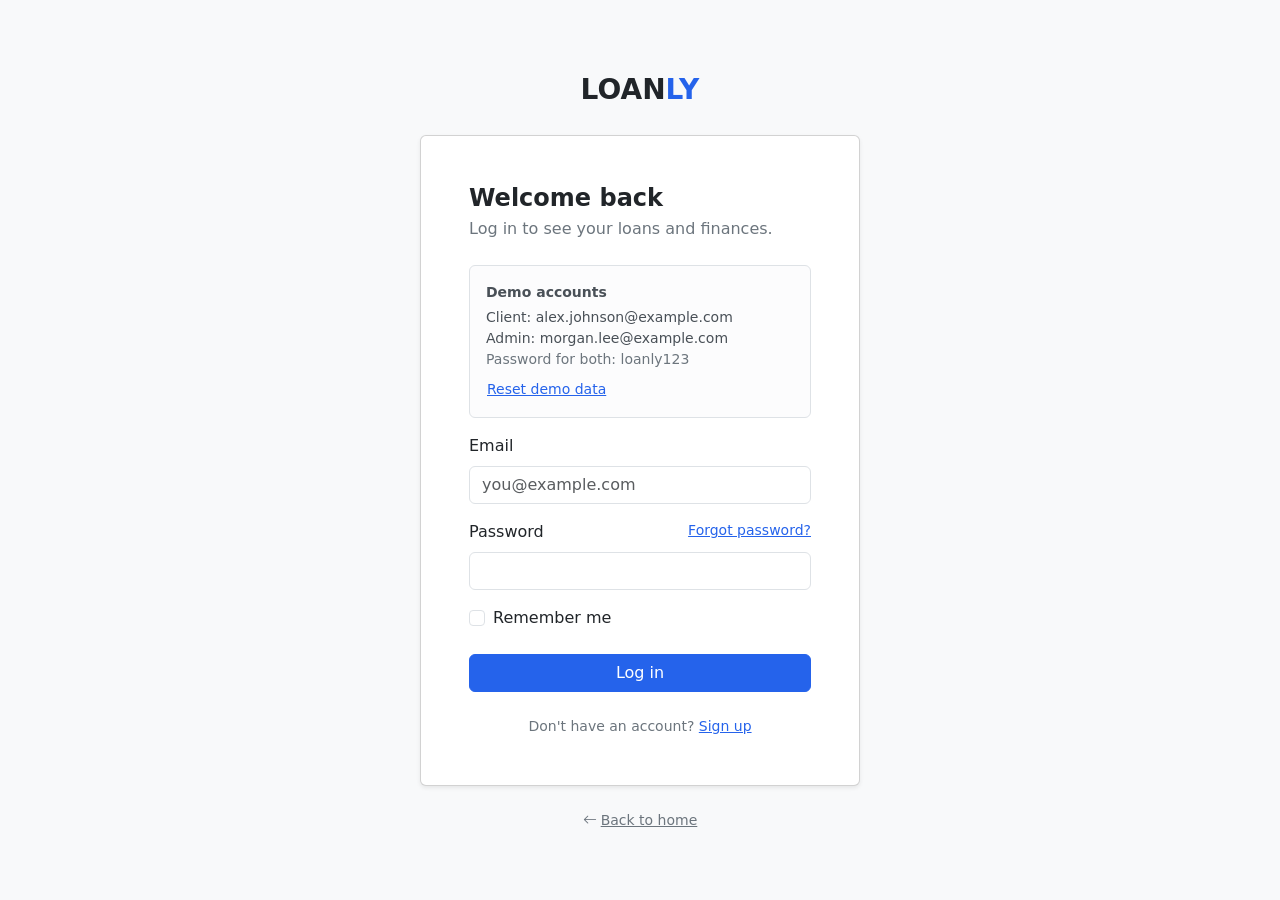
<file: frontend/login.html>
<!DOCTYPE html>
<html lang="en">
<head>
  <meta charset="UTF-8" />
  <meta name="viewport" content="width=device-width, initial-scale=1.0" />
  <title>Log in | LOANLY</title>
  <link
    rel="stylesheet"
    href="https://cdn.jsdelivr.net/npm/bootstrap@5.3.3/dist/css/bootstrap.min.css"
    integrity="sha384-QWTKZyjpPEjISv5WaRU9OFeRpok6YctnYmDr5pNlyT2bRjXh0JMhjY6hW+ALEwIH"
    crossorigin="anonymous"
  />
  <link
    rel="stylesheet"
    href="https://cdn.jsdelivr.net/npm/bootstrap-icons@1.11.3/font/bootstrap-icons.min.css"
    integrity="sha384-XGjxtQfXaH2tnPFa9x+ruJTuLE3Aa6LhHSWRr1XeTyhezb4abCG4ccI5AkVDxqC+"
    crossorigin="anonymous"
  />
  <link rel="stylesheet" href="css/styles.css" />
  <link rel="stylesheet" href="css/app.css" />
</head>
<body class="bg-light" data-page="login">
  <main class="min-vh-100 d-flex flex-column align-items-center justify-content-center p-3">
    <a class="navbar-brand fw-bold fs-3 mb-4 text-decoration-none text-body" href="index.html">LOAN<span>LY</span></a>
    <div class="card auth-card shadow-sm">
      <div class="card-body p-4 p-sm-5">
        <h1 class="h4 fw-bold mb-1">Welcome back</h1>
        <p class="text-secondary mb-4">Log in to see your loans and finances.</p>
        <div class="alert alert-light border small">
          <div class="fw-semibold mb-1">Demo accounts</div>
          <div>Client: alex.johnson@example.com</div>
          <div>Admin: morgan.lee@example.com</div>
          <div class="mb-2 text-secondary">Password for both: loanly123</div>
          <button type="button" class="btn btn-link btn-sm p-0" id="reset-demo">Reset demo data</button>
        </div>
        <form id="login-form" action="#" method="post" novalidate>
  <div class="alert alert-danger d-none" role="alert" id="login-error">
    The email or password is incorrect. Please try again.
  </div>
          <div class="mb-3">
            <label for="email" class="form-label">Email</label>
            <input type="email" class="form-control" id="email" name="email" placeholder="you@example.com" required />
    <div class="invalid-feedback">Enter a valid email, like you@example.com.</div>
          </div>
          <div class="mb-3">
            <div class="d-flex justify-content-between">
              <label for="password" class="form-label">Password</label>
              <a href="#" class="small">Forgot password?</a>
            </div>
            <input type="password" class="form-control" id="password" name="password" minlength="8" required />
    <div class="invalid-feedback">Enter your password (at least 8 characters).</div>
          </div>
          <div class="form-check mb-4">
            <input class="form-check-input" type="checkbox" id="remember" name="remember" />
            <label class="form-check-label" for="remember">Remember me</label>
          </div>
          <button type="submit" class="btn btn-primary w-100">Log in</button>
        </form>
        <p class="text-center text-secondary small mt-4 mb-0">
          Don't have an account? <a href="register.html">Sign up</a>
        </p>
      </div>
    </div>
    <a href="index.html" class="small text-secondary mt-4"><i class="bi bi-arrow-left me-1"></i>Back to home</a>
  </main>

  <script
    src="https://cdn.jsdelivr.net/npm/bootstrap@5.3.3/dist/js/bootstrap.bundle.min.js"
    integrity="sha384-YvpcrYf0tY3lHB60NNkmXc5s9fDVZLESaAA55NDzOxhy9GkcIdslK1eN7N6jIeHz"
    crossorigin="anonymous"
  ></script>
  <script src="js/store.js"></script>
  <script src="js/pages.js"></script>
</body>
</html>
</file>
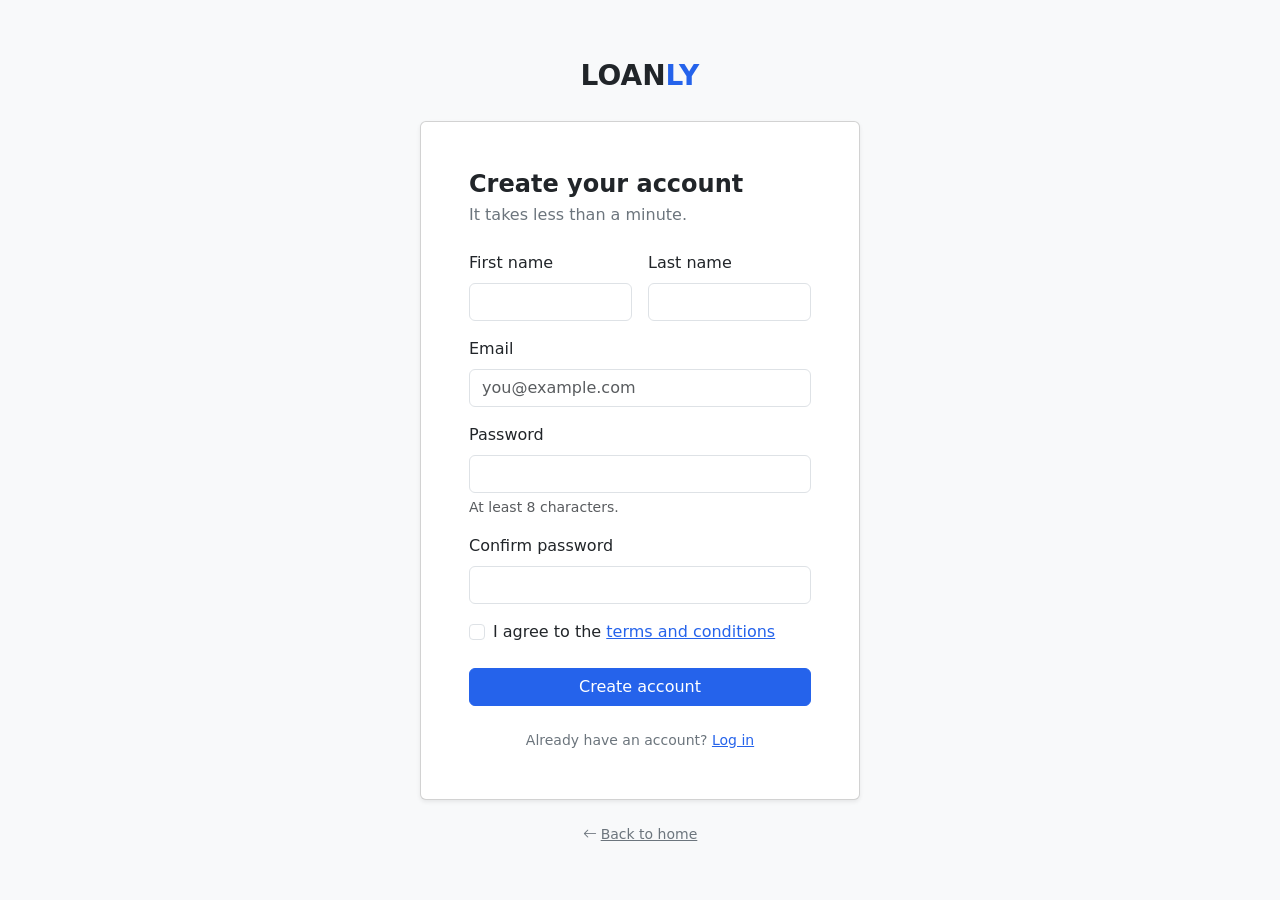
<file: frontend/register.html>
<!DOCTYPE html>
<html lang="en">
<head>
  <meta charset="UTF-8" />
  <meta name="viewport" content="width=device-width, initial-scale=1.0" />
  <title>Sign up | LOANLY</title>
  <link
    rel="stylesheet"
    href="https://cdn.jsdelivr.net/npm/bootstrap@5.3.3/dist/css/bootstrap.min.css"
    integrity="sha384-QWTKZyjpPEjISv5WaRU9OFeRpok6YctnYmDr5pNlyT2bRjXh0JMhjY6hW+ALEwIH"
    crossorigin="anonymous"
  />
  <link
    rel="stylesheet"
    href="https://cdn.jsdelivr.net/npm/bootstrap-icons@1.11.3/font/bootstrap-icons.min.css"
    integrity="sha384-XGjxtQfXaH2tnPFa9x+ruJTuLE3Aa6LhHSWRr1XeTyhezb4abCG4ccI5AkVDxqC+"
    crossorigin="anonymous"
  />
  <link rel="stylesheet" href="css/styles.css" />
  <link rel="stylesheet" href="css/app.css" />
</head>
<body class="bg-light" data-page="register">
  <main class="min-vh-100 d-flex flex-column align-items-center justify-content-center p-3">
    <a class="navbar-brand fw-bold fs-3 mb-4 text-decoration-none text-body" href="index.html">LOAN<span>LY</span></a>
    <div class="card auth-card shadow-sm">
      <div class="card-body p-4 p-sm-5">
        <h1 class="h4 fw-bold mb-1">Create your account</h1>
        <p class="text-secondary mb-4">It takes less than a minute.</p>
        <form id="register-form" action="#" method="post" novalidate>
          <div class="alert alert-danger d-none" role="alert" id="register-error"></div>
          <div class="row g-3 mb-3">
            <div class="col-sm-6">
              <label for="first-name" class="form-label">First name</label>
              <input type="text" class="form-control" id="first-name" name="first_name" autocomplete="given-name" required />
      <div class="invalid-feedback">Enter your first name.</div>
            </div>
            <div class="col-sm-6">
              <label for="last-name" class="form-label">Last name</label>
              <input type="text" class="form-control" id="last-name" name="last_name" autocomplete="family-name" required />
      <div class="invalid-feedback">Enter your last name.</div>
            </div>
          </div>
          <div class="mb-3">
            <label for="email" class="form-label">Email</label>
            <input type="email" class="form-control" id="email" name="email" placeholder="you@example.com" autocomplete="email" required />
    <div class="invalid-feedback">Enter a valid email, like you@example.com.</div>
          </div>
          <div class="mb-3">
            <label for="password" class="form-label">Password</label>
            <input type="password" class="form-control" id="password" name="password" minlength="8" aria-describedby="password-help" required />
            <div id="password-help" class="form-text">At least 8 characters.</div>
    <div class="invalid-feedback">Your password needs at least 8 characters.</div>
          </div>
          <div class="mb-3">
            <label for="confirm-password" class="form-label">Confirm password</label>
            <input type="password" class="form-control" id="confirm-password" name="confirm_password" minlength="8" required />
    <div class="invalid-feedback">Passwords don't match.</div>
          </div>
          <div class="form-check mb-4">
            <input class="form-check-input" type="checkbox" id="terms" name="terms" required />
            <label class="form-check-label" for="terms">I agree to the <a href="#">terms and conditions</a></label>
    <div class="invalid-feedback">You need to accept the terms to continue.</div>
          </div>
          <button type="submit" class="btn btn-primary w-100">Create account</button>
        </form>
        <p class="text-center text-secondary small mt-4 mb-0">
          Already have an account? <a href="login.html">Log in</a>
        </p>
      </div>
    </div>
    <a href="index.html" class="small text-secondary mt-4"><i class="bi bi-arrow-left me-1"></i>Back to home</a>
  </main>

  <script
    src="https://cdn.jsdelivr.net/npm/bootstrap@5.3.3/dist/js/bootstrap.bundle.min.js"
    integrity="sha384-YvpcrYf0tY3lHB60NNkmXc5s9fDVZLESaAA55NDzOxhy9GkcIdslK1eN7N6jIeHz"
    crossorigin="anonymous"
  ></script>
  <script src="js/store.js"></script>
  <script src="js/pages.js"></script>
</body>
</html>
</file>
<file: frontend/css/app.css>
/* Shared styles for the app pages (client and admin) */

/* Auth pages */
.auth-card { max-width: 440px; width: 100%; }

/* Stat cards */
.stat-icon {
  display: inline-flex;
  align-items: center;
  justify-content: center;
  flex-shrink: 0;
  width: 44px;
  height: 44px;
  border-radius: 10px;
  font-size: 1.25rem;
}

/* Status badges */
.status-badge { font-weight: 600; min-width: 76px; }

/* Tables inside cards */
.card .table { margin-bottom: 0; }
.card .table th {
  font-size: 0.8rem;
  text-transform: uppercase;
  letter-spacing: 0.03em;
  color: var(--bs-secondary-color);
  font-weight: 600;
}

/* Application status timeline */
.timeline { list-style: none; padding-left: 0; margin: 0; }
.timeline li { position: relative; padding: 0 0 1.75rem 2.5rem; }
.timeline li:last-child { padding-bottom: 0; }
.timeline li::before {
  content: "";
  position: absolute;
  left: 13px;
  top: 28px;
  bottom: 0;
  width: 2px;
  background: var(--bs-border-color);
}
.timeline li:last-child::before { display: none; }
.timeline .dot {
  position: absolute;
  left: 0;
  top: 0;
  width: 28px;
  height: 28px;
  border-radius: 50%;
  display: flex;
  align-items: center;
  justify-content: center;
  font-size: 0.85rem;
  background: var(--bs-secondary-bg);
  color: var(--bs-secondary-color);
}
.timeline .done .dot { background: var(--bs-success); color: #fff; }
.timeline .current .dot { background: var(--bs-warning); color: #000; }

.nav-pills button.nav-link { border: 0; background: transparent; }
</file>
<file: frontend/css/styles.css>
/* Brand colors on top of Bootstrap */
:root {
  --brand: #2563eb;
  --brand-dark: #1d4ed8;
  --bs-primary: #2563eb;
  --bs-primary-rgb: 37, 99, 235;
  --bs-link-color: #2563eb;
  --bs-link-color-rgb: 37, 99, 235;
}

.btn-primary {
  --bs-btn-bg: var(--brand);
  --bs-btn-border-color: var(--brand);
  --bs-btn-hover-bg: var(--brand-dark);
  --bs-btn-hover-border-color: var(--brand-dark);
  --bs-btn-active-bg: var(--brand-dark);
  --bs-btn-active-border-color: var(--brand-dark);
}

.navbar-brand span { color: var(--brand); }

/* How it works */
.step-number {
  display: inline-flex;
  align-items: center;
  justify-content: center;
  width: 44px;
  height: 44px;
  margin-bottom: 1rem;
  border-radius: 50%;
  background: var(--brand);
  color: #fff;
  font-weight: 700;
  position: relative;
}

@media (min-width: 1200px) {
  .steps { position: relative; }
  .steps > .step { flex: 0 0 auto; width: calc(100% / 7); }
  .steps::before {
    content: "";
    position: absolute;
    top: calc(var(--bs-gutter-y) + 22px);
    left: 7%;
    right: 7%;
    height: 2px;
    background: #dbeafe;
  }
}

/* Feature check lists */
.check-list { display: flex; flex-direction: column; gap: 0.75rem; }
.check-list li { color: var(--bs-secondary-color); padding-left: 1.5rem; position: relative; }
.check-list li::before { content: "\2713"; position: absolute; left: 0; color: var(--brand); font-weight: 700; }
.check-list strong { color: var(--bs-body-color); }
</file>
